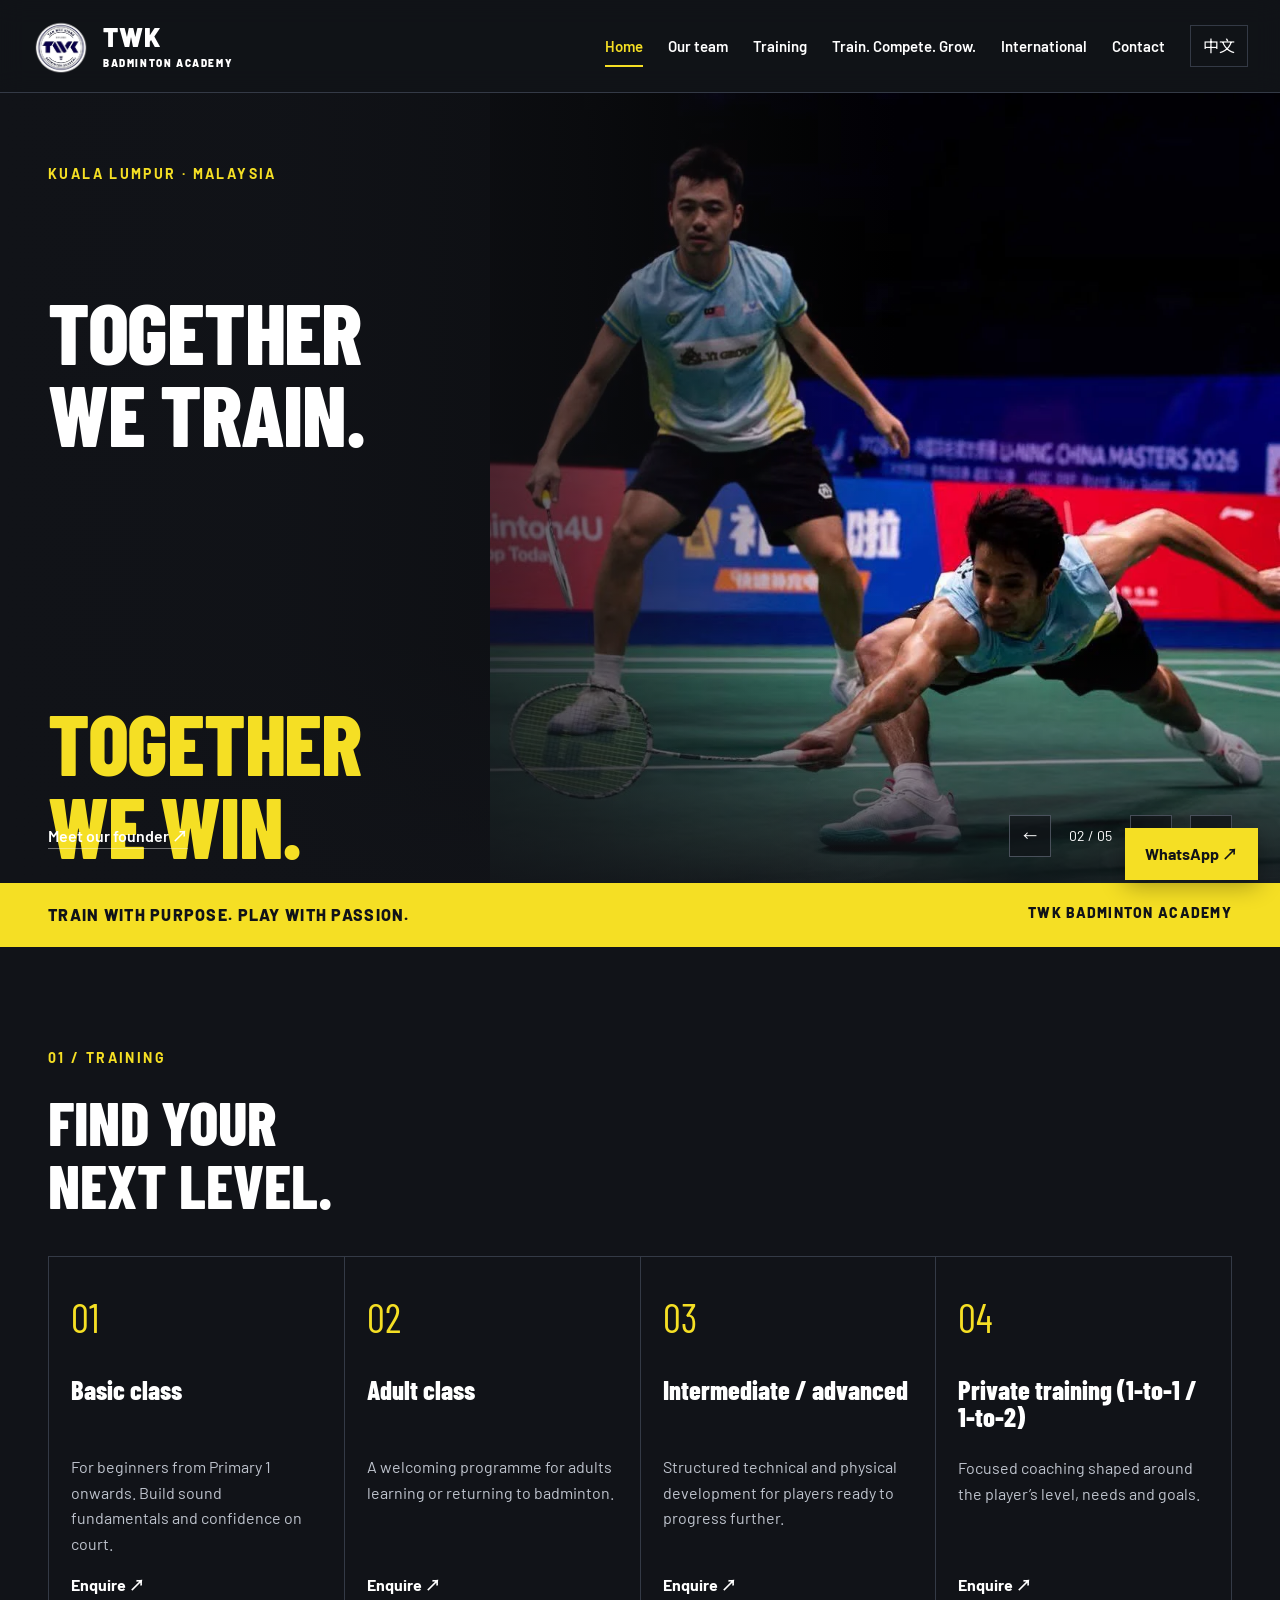
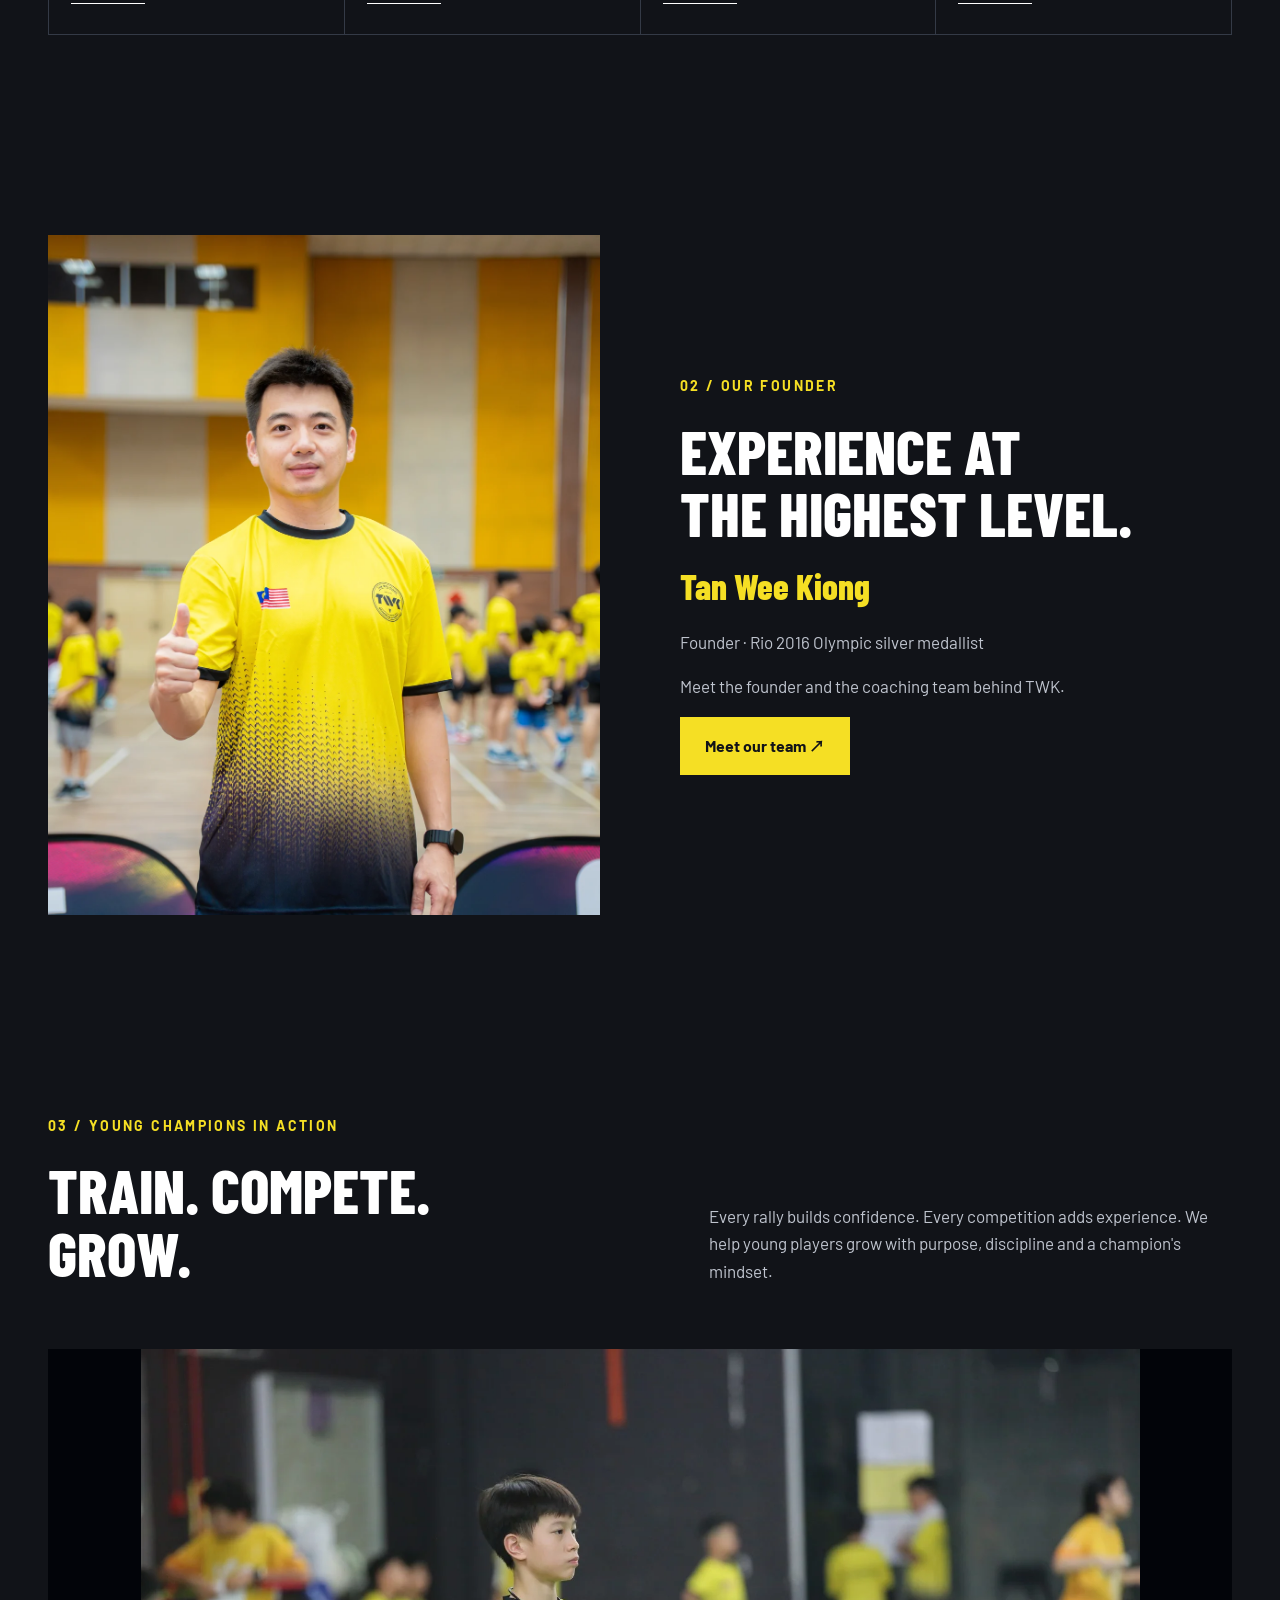
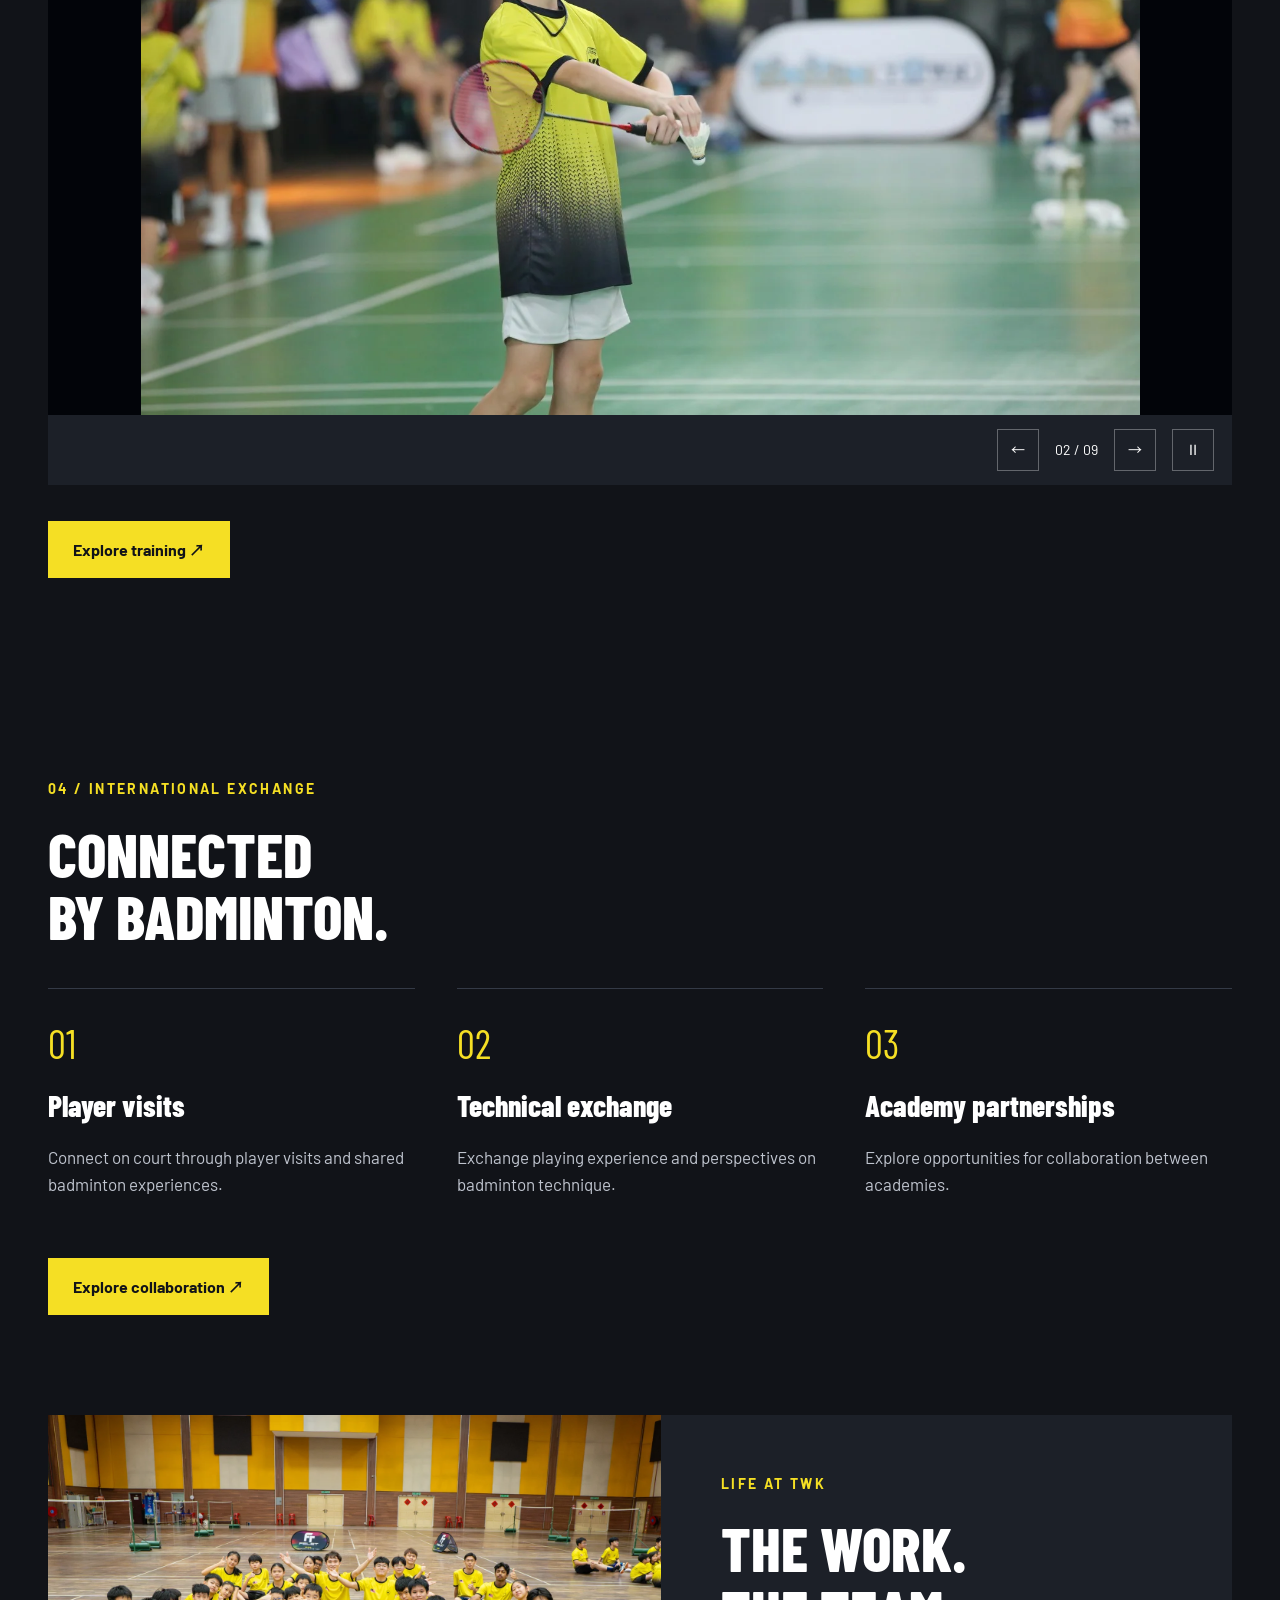
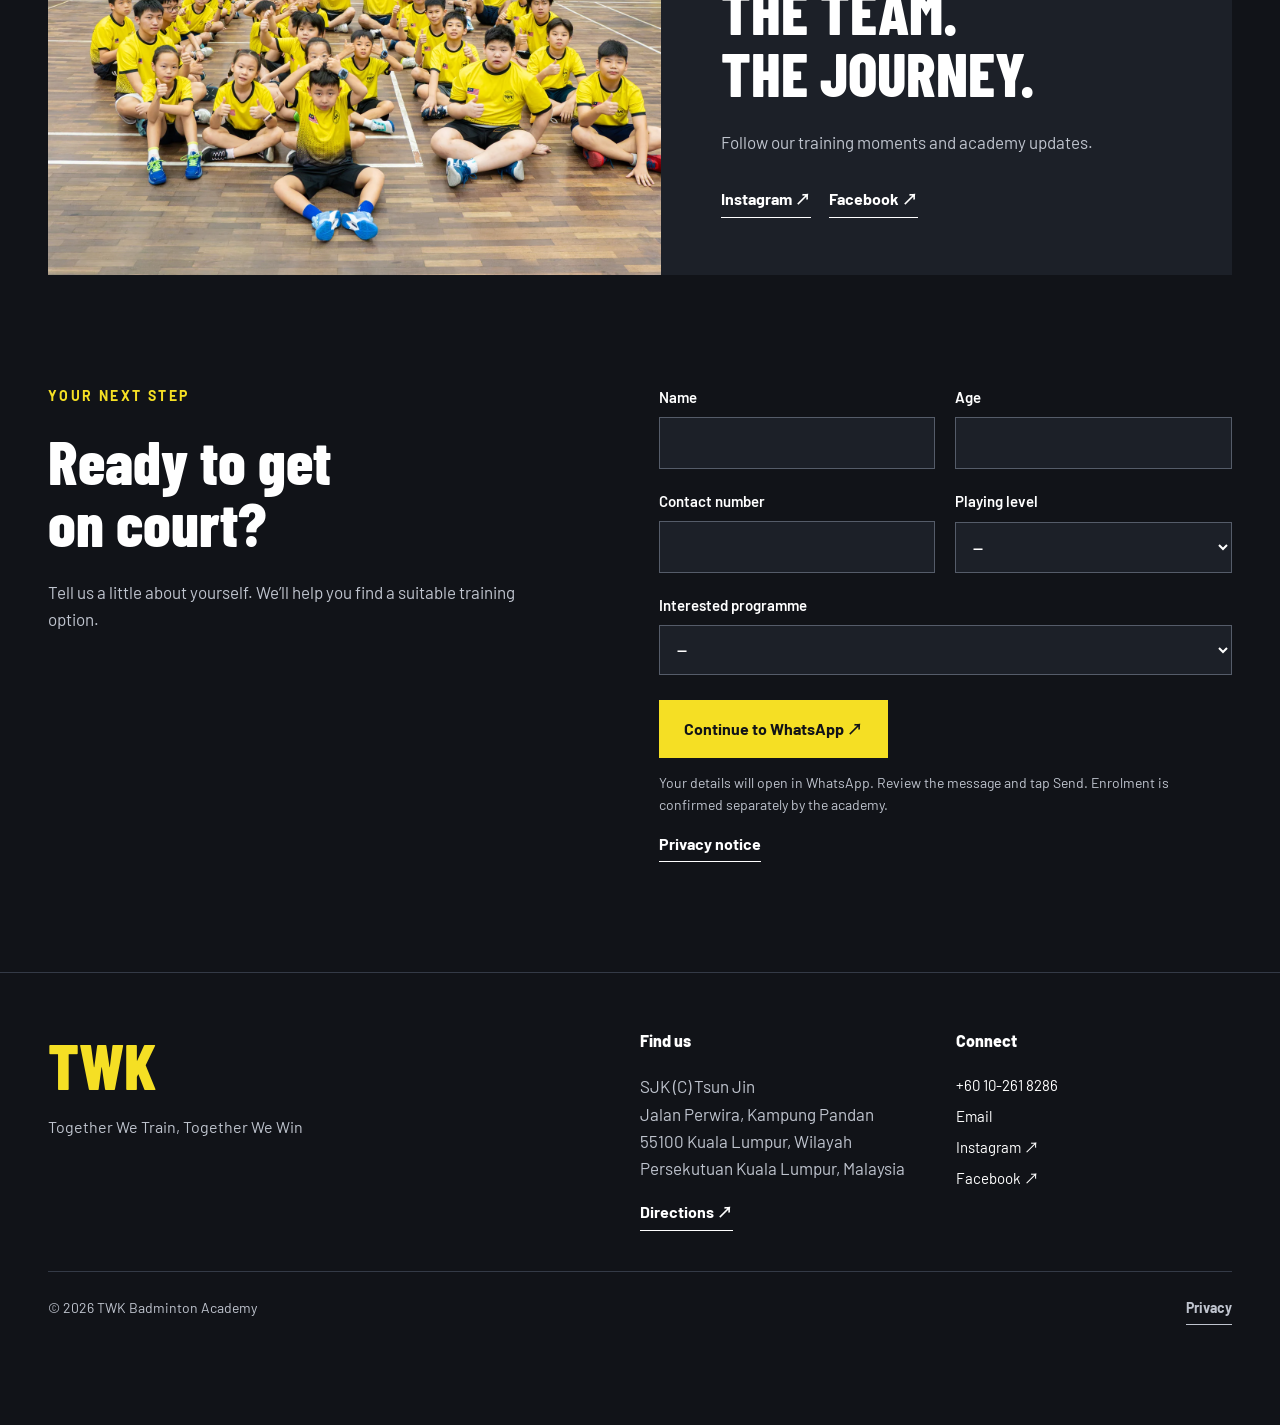
<file: index.html>
<!doctype html>
<html lang="en">
<head>
<meta charset="utf-8">
<meta name="viewport" content="width=device-width,initial-scale=1">
<meta name="description" content="TWK Badminton Academy in Kuala Lumpur. Training for children, teens and adults, player development and international badminton exchange.">
<meta name="theme-color" content="#111318">
<title>Home | TWK Badminton Academy</title>
<link rel="icon" href="logo.png">
<link rel="stylesheet" href="style.css">
<script src="app.js" defer>
</script>
</head>
<body>
<a class="skip" href="#main">Skip to content</a>
<header>
<div class="nav-wrap">
<a class="brand" href="index.html">
<img src="logo.png" alt="TWK logo">
<span>TWK<small>BADMINTON ACADEMY</small>
</span>
</a>
<nav id="main-nav" aria-label="Main navigation">
<a class="nav-link current" href="index.html">
<span class="" data-en="Home" data-zh="首页">Home</span>
</a>
<a class="nav-link" href="about.html">
<span class="" data-en="Our team" data-zh="关于与教练">Our team</span>
</a>
<a class="nav-link" href="training.html">
<span class="" data-en="Training" data-zh="训练课程">Training</span>
</a>
<a class="nav-link" href="rental.html">
<span class="" data-en="Train. Compete. Grow." data-zh="训练·比赛·成长">Train. Compete. Grow.</span>
</a>
<a class="nav-link" href="exchange.html">
<span class="" data-en="International" data-zh="国际交流">International</span>
</a>
<a class="nav-link" href="contact.html">
<span class="" data-en="Contact" data-zh="联系">Contact</span>
</a>
</nav>
<button id="language" class="lang" aria-label="Switch language">中文</button>
<button id="menu-toggle" class="menu-toggle" aria-label="Open menu" aria-expanded="false" aria-controls="main-nav">☰</button>
</div>
</header>
<main id="main">
<section class="hero">
<div class="slides">
<img class="slide active" src="hero1.webp" alt="TWK Badminton Academy players on court" loading="eager">
<img class="slide" src="hero2.webp" alt="TWK Badminton Academy players on court" loading="lazy">
<img class="slide" src="hero3.webp" alt="TWK Badminton Academy players on court" loading="lazy">
<img class="slide" src="hero4.webp" alt="TWK Badminton Academy players on court" loading="lazy">
<img class="slide" src="hero5.webp" alt="TWK Badminton Academy players on court" loading="lazy">
</div>
<div class="hero-shade">
</div>
<div class="hero-content wrap">
<span class="eyebrow">KUALA LUMPUR · MALAYSIA</span>
<h1>
<span class="" data-en="TOGETHER
WE TRAIN." data-zh="一起训练。">TOGETHER
WE TRAIN.</span>
<br>
<em>
<span class="" data-en="TOGETHER
WE WIN." data-zh="一起赢。">TOGETHER
WE WIN.</span>
</em>
</h1>
<p class="" data-en="From your first rally to your next competition. Find your game at TWK Badminton Academy." data-zh="从初次挥拍到备战比赛，在 TWK Badminton Academy 找到你的训练方向。">From your first rally to your next competition. Find your game at TWK Badminton Academy.</p>
<div class="actions">
<a class="btn" href="training.html">
<span class="" data-en="Explore training ↗" data-zh="了解训练课程 ↗">Explore training ↗</span>
</a>
<a class="btn outline" href="exchange.html">
<span class="" data-en="International exchange" data-zh="国际交流">International exchange</span>
</a>
</div>
</div>
<div class="hero-bottom wrap">
<a class="hero-rental" href="about.html">
<span class="" data-en="Meet our founder ↗" data-zh="认识创办人 ↗">Meet our founder ↗</span>
</a>
<div class="carousel-controls">
<button id="prev" aria-label="Previous photo">←</button>
<span id="slide-count">01 / 05</span>
<button id="next" aria-label="Next photo">→</button>
<button id="pause" aria-label="Pause slideshow">Ⅱ</button>
</div>
</div>
</section>
<div class="ticker">
<span class="" data-en="TRAIN WITH PURPOSE. PLAY WITH PASSION." data-zh="认真训练，热爱每一场。">TRAIN WITH PURPOSE. PLAY WITH PASSION.</span>
<span>TWK BADMINTON ACADEMY</span>
</div>
<section class="wrap section">
<div class="section-heading">
<span class="eyebrow">01 / TRAINING</span>
<h2 class="" data-en="FIND YOUR
NEXT LEVEL." data-zh="迈向下一个阶段。">FIND YOUR
NEXT LEVEL.</h2>
</div>
<div class="course-grid">
<a class="course" href="training.html#enquiry">
<span class="number">01</span>
<h3 class="" data-en="Basic class" data-zh="基础班">Basic class</h3>
<p class="" data-en="For beginners from Primary 1 onwards. Build sound fundamentals and confidence on court." data-zh="适合小学一年级起的初学者，建立正确基本功与上场信心。">For beginners from Primary 1 onwards. Build sound fundamentals and confidence on court.</p>
<span class="text-link" data-en="Enquire ↗" data-zh="咨询 ↗">Enquire ↗</span>
</a>
<a class="course" href="training.html#enquiry">
<span class="number">02</span>
<h3 class="" data-en="Adult class" data-zh="成人班">Adult class</h3>
<p class="" data-en="A welcoming programme for adults learning or returning to badminton." data-zh="适合初学或重新投入羽毛球运动的成人。">A welcoming programme for adults learning or returning to badminton.</p>
<span class="text-link" data-en="Enquire ↗" data-zh="咨询 ↗">Enquire ↗</span>
</a>
<a class="course" href="training.html#enquiry">
<span class="number">03</span>
<h3 class="" data-en="Intermediate / advanced" data-zh="中级／高级班">Intermediate / advanced</h3>
<p class="" data-en="Structured technical and physical development for players ready to progress further." data-zh="为已有基础、希望进一步提升技术与体能的学员提供系统训练。">Structured technical and physical development for players ready to progress further.</p>
<span class="text-link" data-en="Enquire ↗" data-zh="咨询 ↗">Enquire ↗</span>
</a>
<a class="course" href="training.html#enquiry">
<span class="number">04</span>
<h3 class="" data-en="Private training (1-to-1 / 1-to-2)" data-zh="私人训练（1 对 1／1 对 2）">Private training (1-to-1 / 1-to-2)</h3>
<p class="" data-en="Focused coaching shaped around the player’s level, needs and goals." data-zh="根据学员的水平、需要及目标，提供针对性私人训练。">Focused coaching shaped around the player’s level, needs and goals.</p>
<span class="text-link" data-en="Enquire ↗" data-zh="咨询 ↗">Enquire ↗</span>
</a>
</div>
</section>
<section class="founder wrap section">
<img class="" src="founder.webp" alt="Tan Wee Kiong, founder of TWK Badminton Academy" loading="lazy">
<div>
<span class="eyebrow">02 / OUR FOUNDER</span>
<h2 class="" data-en="EXPERIENCE AT
THE HIGHEST LEVEL." data-zh="来自国际赛场的经验。">EXPERIENCE AT
THE HIGHEST LEVEL.</h2>
<h3>Tan Wee Kiong</h3>
<p class="" data-en="Founder · Rio 2016 Olympic silver medallist" data-zh="创办人 · 2016 里约奥运会银牌得主">Founder · Rio 2016 Olympic silver medallist</p>
<p class="" data-en="Meet the founder and the coaching team behind TWK." data-zh="认识 TWK 创办人及教练团队。">Meet the founder and the coaching team behind TWK.</p>
<a class="btn" href="about.html">
<span class="" data-en="Meet our team ↗" data-zh="认识团队 ↗">Meet our team ↗</span>
</a>
</div>
</section>
<section class="player-journey wrap section">
<div class="section-heading player-heading">
<div>
<span class="eyebrow">03 / YOUNG CHAMPIONS IN ACTION</span>
<h2 class="" data-en="TRAIN. COMPETE.
GROW." data-zh="训练、比赛、成长。">TRAIN. COMPETE.
GROW.</h2>
</div>
<p class="" data-en="Every rally builds confidence. Every competition adds experience. We help young players grow with purpose, discipline and a champion's mindset." data-zh="每一次挥拍都在建立信心，每一场比赛都在累积经验。我们以目标、纪律与冠军心态，陪伴年轻球员成长。">Every rally builds confidence. Every competition adds experience. We help young players grow with purpose, discipline and a champion's mindset.</p>
</div>
<div class="player-carousel" aria-label="TWK students training and competing">
<div class="player-slides">
<img class="player-slide active" src="hero6.webp" alt="TWK student preparing to receive a shot" loading="lazy">
<img class="player-slide" src="hero7.webp" alt="TWK student on the badminton court" loading="lazy">
<img class="player-slide" src="hero8.webp" alt="Young badminton player focused during a match" loading="lazy">
<img class="player-slide" src="hero9.webp" alt="Young player celebrating on court" loading="lazy">
<img class="player-slide" src="hero10.webp" alt="Junior badminton player reaching for a shot" loading="lazy">
<img class="player-slide" src="hero11.webp" alt="TWK student tracking the shuttle" loading="lazy">
<img class="player-slide" src="hero12.webp" alt="Young badminton player jumping for an overhead shot" loading="lazy">
<img class="player-slide" src="hero13.webp" alt="TWK student with a coach on court" loading="lazy">
<img class="player-slide" src="hero14.webp" alt="TWK student competing at the net" loading="lazy">
</div>
<div class="player-carousel-controls">
<button id="player-prev" type="button" aria-label="Previous student photo">←</button>
<span id="player-slide-count">01 / 09</span>
<button id="player-next" type="button" aria-label="Next student photo">→</button>
<button id="player-pause" type="button" aria-label="Pause student slideshow">Ⅱ</button>
</div>
</div>
<a class="btn" href="training.html">
<span data-en="Explore training ↗" data-zh="了解训练课程 ↗">Explore training ↗</span>
</a>
</section>
<section class="wrap section">
<div class="section-heading">
<span class="eyebrow">04 / INTERNATIONAL EXCHANGE</span>
<h2 class="" data-en="CONNECTED
BY BADMINTON." data-zh="以羽毛球连接彼此。">CONNECTED
BY BADMINTON.</h2>
</div>
<div class="exchange-grid">
<article>
<span class="number">01</span>
<h3 class="" data-en="Player visits" data-zh="球员互访">Player visits</h3>
<p class="" data-en="Connect on court through player visits and shared badminton experiences." data-zh="通过球员到访与互访，在球场上建立联系。">Connect on court through player visits and shared badminton experiences.</p>
</article>
<article>
<span class="number">02</span>
<h3 class="" data-en="Technical exchange" data-zh="球员技术交流">Technical exchange</h3>
<p class="" data-en="Exchange playing experience and perspectives on badminton technique." data-zh="交流打球经验与技术心得，拓展对羽毛球的理解。">Exchange playing experience and perspectives on badminton technique.</p>
</article>
<article>
<span class="number">03</span>
<h3 class="" data-en="Academy partnerships" data-zh="Academy 合作">Academy partnerships</h3>
<p class="" data-en="Explore opportunities for collaboration between academies." data-zh="探讨 Academy 之间的交流与合作机会。">Explore opportunities for collaboration between academies.</p>
</article>
</div>
<a class="btn" href="exchange.html">
<span class="" data-en="Explore collaboration ↗" data-zh="了解交流合作 ↗">Explore collaboration ↗</span>
</a>
</section>
<section class="social wrap">
<img class="" src="team.webp" alt="TWK academy team and players" loading="lazy">
<div>
<span class="eyebrow">LIFE AT TWK</span>
<h2 class="" data-en="THE WORK.
THE TEAM.
THE JOURNEY." data-zh="训练，团队，
成长之路。">THE WORK.
THE TEAM.
THE JOURNEY.</h2>
<p class="" data-en="Follow our training moments and academy updates." data-zh="关注训练日常与 Academy 最新动态。">Follow our training moments and academy updates.</p>
<div class="actions">
<a class="text-link" href="https://www.instagram.com/tanweekiongbadmintonacademy/" target="_blank" rel="noopener noreferrer">
<span class="" data-en="Instagram ↗" data-zh="Instagram ↗">Instagram ↗</span>
</a>
<a class="text-link" href="https://www.facebook.com/profile.php?id=100083049833303" target="_blank" rel="noopener noreferrer">
<span class="" data-en="Facebook ↗" data-zh="Facebook ↗">Facebook ↗</span>
</a>
</div>
</div>
</section>
<section id="enquiry" class="enquiry wrap">
<div>
<span class="eyebrow">YOUR NEXT STEP</span>
<h2 class="" data-en="Ready to get
on court?" data-zh="准备好上场了吗？">Ready to get
on court?</h2>
<p class="" data-en="Tell us a little about yourself. We’ll help you find a suitable training option." data-zh="告诉我们你的情况，我们会协助你了解适合的训练选择。">Tell us a little about yourself. We’ll help you find a suitable training option.</p>
</div>
<form id="enquiry-form">
<div class="form-grid">
<label>
<span class="" data-en="Name" data-zh="姓名">Name</span>
<input name="name" type="text" required maxlength="100"  autocomplete="name">
</label>
<label>
<span class="" data-en="Age" data-zh="年龄">Age</span>
<input name="age" type="number" required maxlength="100" min="1" max="100">
</label>
<label>
<span class="" data-en="Contact number" data-zh="联系电话">Contact number</span>
<input name="phone" type="tel" required maxlength="100"  autocomplete="tel">
</label>
<label>
<span class="" data-en="Playing level" data-zh="羽毛球水平">Playing level</span>
<select name="level" required>
<option value="">—</option>
<option value="Beginner" data-en="Beginner" data-zh="初学者">Beginner</option>
<option value="Some experience" data-en="Some experience" data-zh="已有基础">Some experience</option>
<option value="Competitive player" data-en="Competitive player" data-zh="比赛球员">Competitive player</option>
</select>
</label>
<label class="full">
<span class="" data-en="Interested programme" data-zh="意向课程">Interested programme</span>
<select name="course" required>
<option value="">—</option>
<option value="Basic class" data-en="Basic class" data-zh="基础班">Basic class</option>
<option value="Adult class" data-en="Adult class" data-zh="成人班">Adult class</option>
<option value="Intermediate / advanced" data-en="Intermediate / advanced" data-zh="中级／高级班">Intermediate / advanced</option>
<option value="Private training (1-to-1 / 1-to-2)" data-en="Private training (1-to-1 / 1-to-2)" data-zh="私人训练（1 对 1／1 对 2）">Private training (1-to-1 / 1-to-2)</option>
</select>
</label>
</div>
<button class="btn" type="submit">
<span class="" data-en="Continue to WhatsApp ↗" data-zh="前往 WhatsApp ↗">Continue to WhatsApp ↗</span>
</button>
<p class="small" data-en="Your details will open in WhatsApp. Review the message and tap Send. Enrolment is confirmed separately by the academy." data-zh="资料会带入 WhatsApp，请检查并点击发送。报名安排由 Academy 另行确认。">Your details will open in WhatsApp. Review the message and tap Send. Enrolment is confirmed separately by the academy.</p>
<a class="text-link" href="privacy.html">
<span class="" data-en="Privacy notice" data-zh="隐私说明">Privacy notice</span>
</a>
</form>
</section>
</main>
<footer>
<div class="wrap footer-grid">
<div class="footer-brand">TWK<p class="" data-en="Together We Train, Together We Win" data-zh="一起训练，一起赢">Together We Train, Together We Win</p>
</div>
<div>
<h3 class="" data-en="Find us" data-zh="找到我们">Find us</h3>
<p>SJK (C) Tsun Jin<br>Jalan Perwira, Kampung Pandan<br>55100 Kuala Lumpur, Wilayah Persekutuan Kuala Lumpur, Malaysia</p>
<a class="text-link" href="https://maps.app.goo.gl/oto1CBTmUbK7EyiP8" target="_blank" rel="noopener noreferrer">
<span class="" data-en="Directions ↗" data-zh="地图导航 ↗">Directions ↗</span>
</a>
</div>
<div>
<h3 class="" data-en="Connect" data-zh="联系">Connect</h3>
<a class="footer-link" href="https://wa.me/60102618286" target="_blank" rel="noopener noreferrer">
<span class="" data-en="+60 10-261 8286" data-zh="+60 10-261 8286">+60 10-261 8286</span>
</a>
<a class="footer-link" href="mailto:tanweekiongba@gmail.com">
<span class="" data-en="Email" data-zh="电子邮件">Email</span>
</a>
<a class="footer-link" href="https://www.instagram.com/tanweekiongbadmintonacademy/" target="_blank" rel="noopener noreferrer">
<span class="" data-en="Instagram ↗" data-zh="Instagram ↗">Instagram ↗</span>
</a>
<a class="footer-link" href="https://www.facebook.com/profile.php?id=100083049833303" target="_blank" rel="noopener noreferrer">
<span class="" data-en="Facebook ↗" data-zh="Facebook ↗">Facebook ↗</span>
</a>
</div>
</div>
<div class="wrap footer-bottom">
<span>© 2026 TWK Badminton Academy</span>
<a class="text-link" href="privacy.html">
<span class="" data-en="Privacy" data-zh="隐私说明">Privacy</span>
</a>
</div>
</footer>
<a class="floating-wa" href="https://wa.me/60102618286" target="_blank" rel="noopener noreferrer">
<span class="" data-en="WhatsApp ↗" data-zh="WhatsApp 咨询 ↗">WhatsApp ↗</span>
</a>
</body>
</html>
</file>
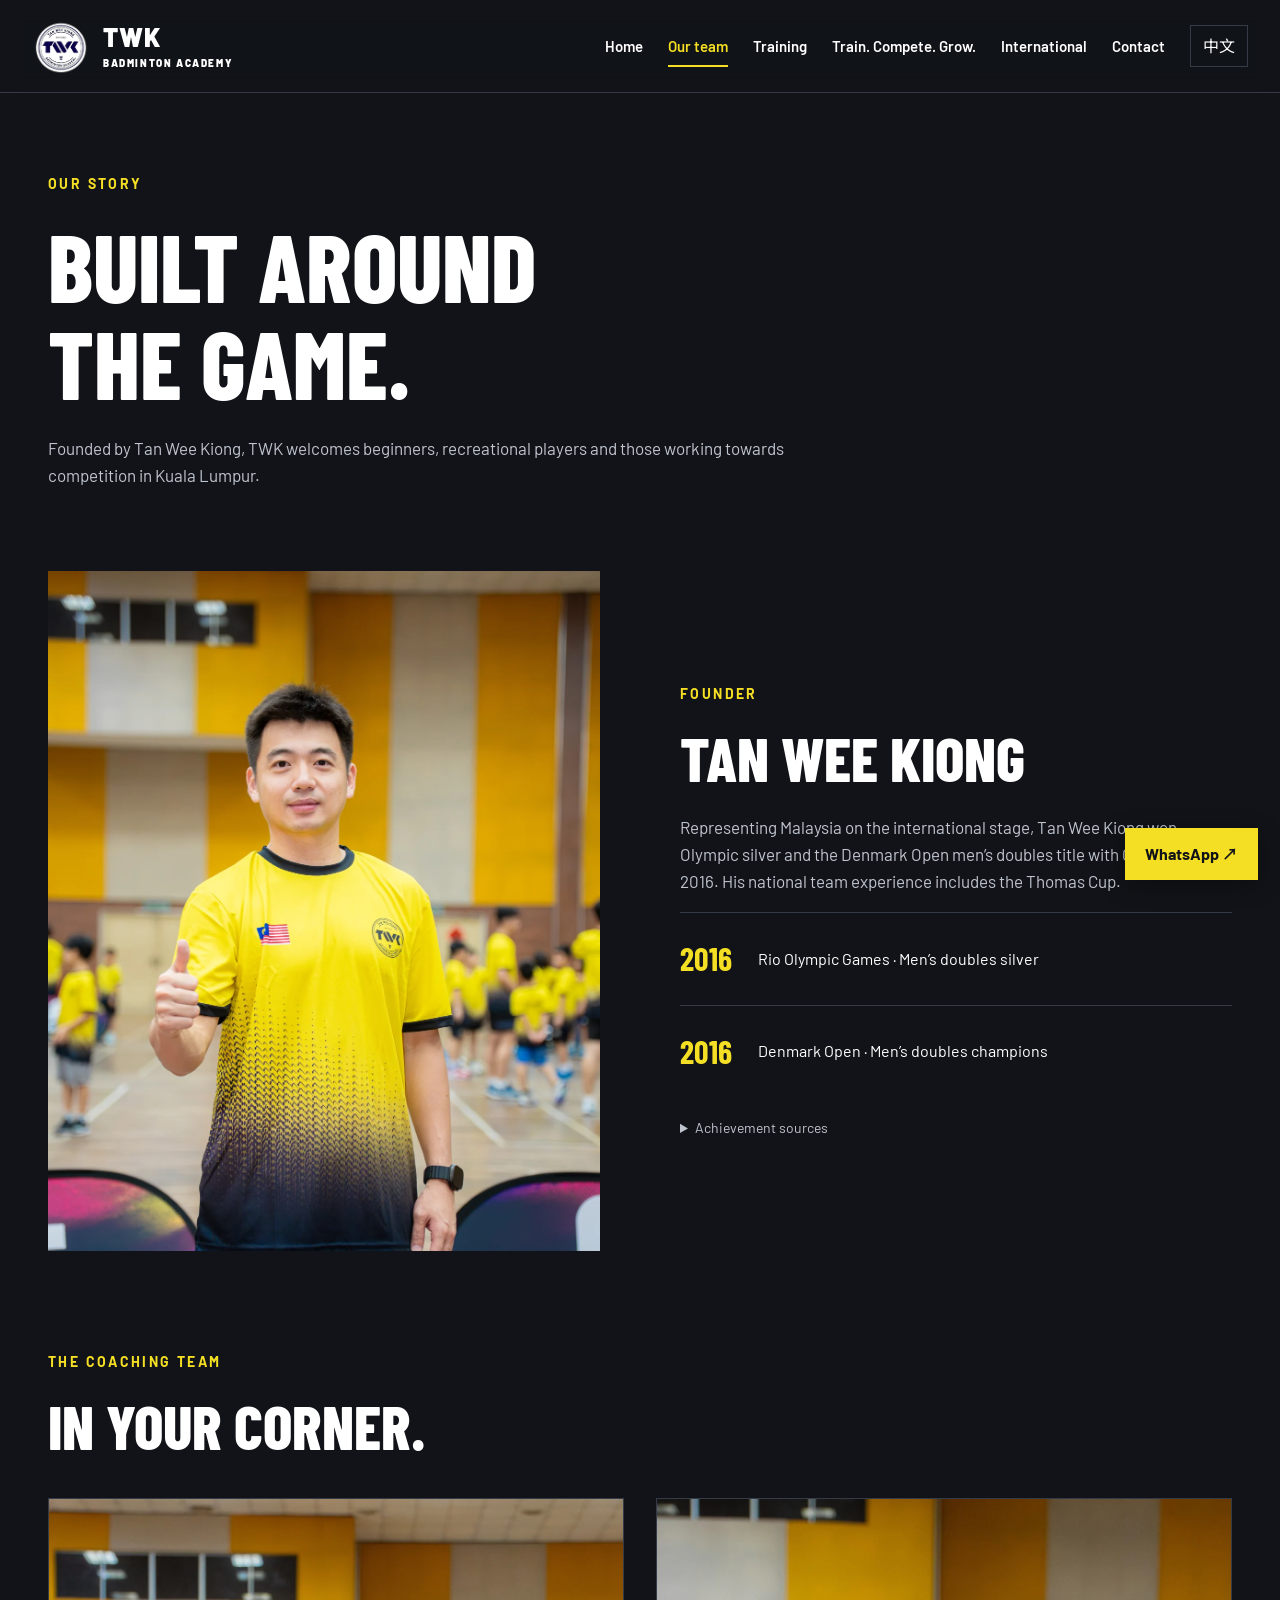
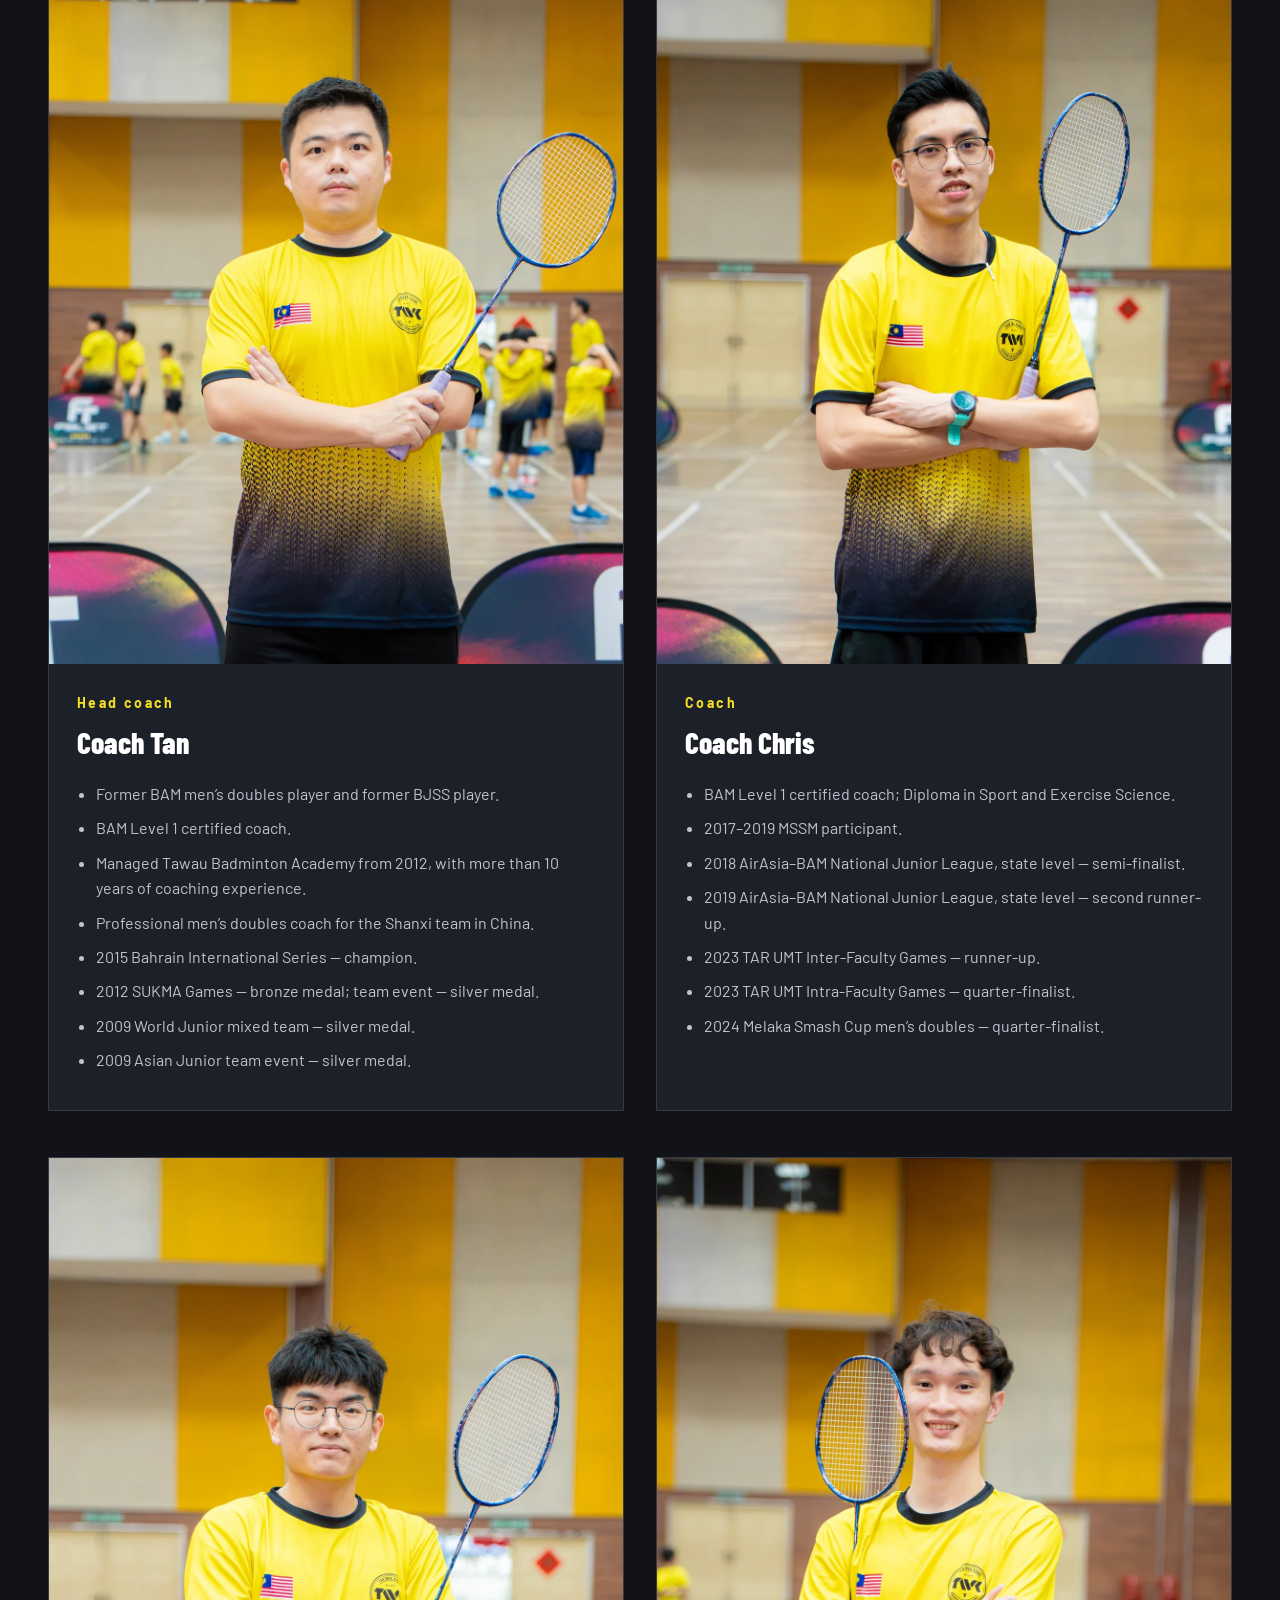
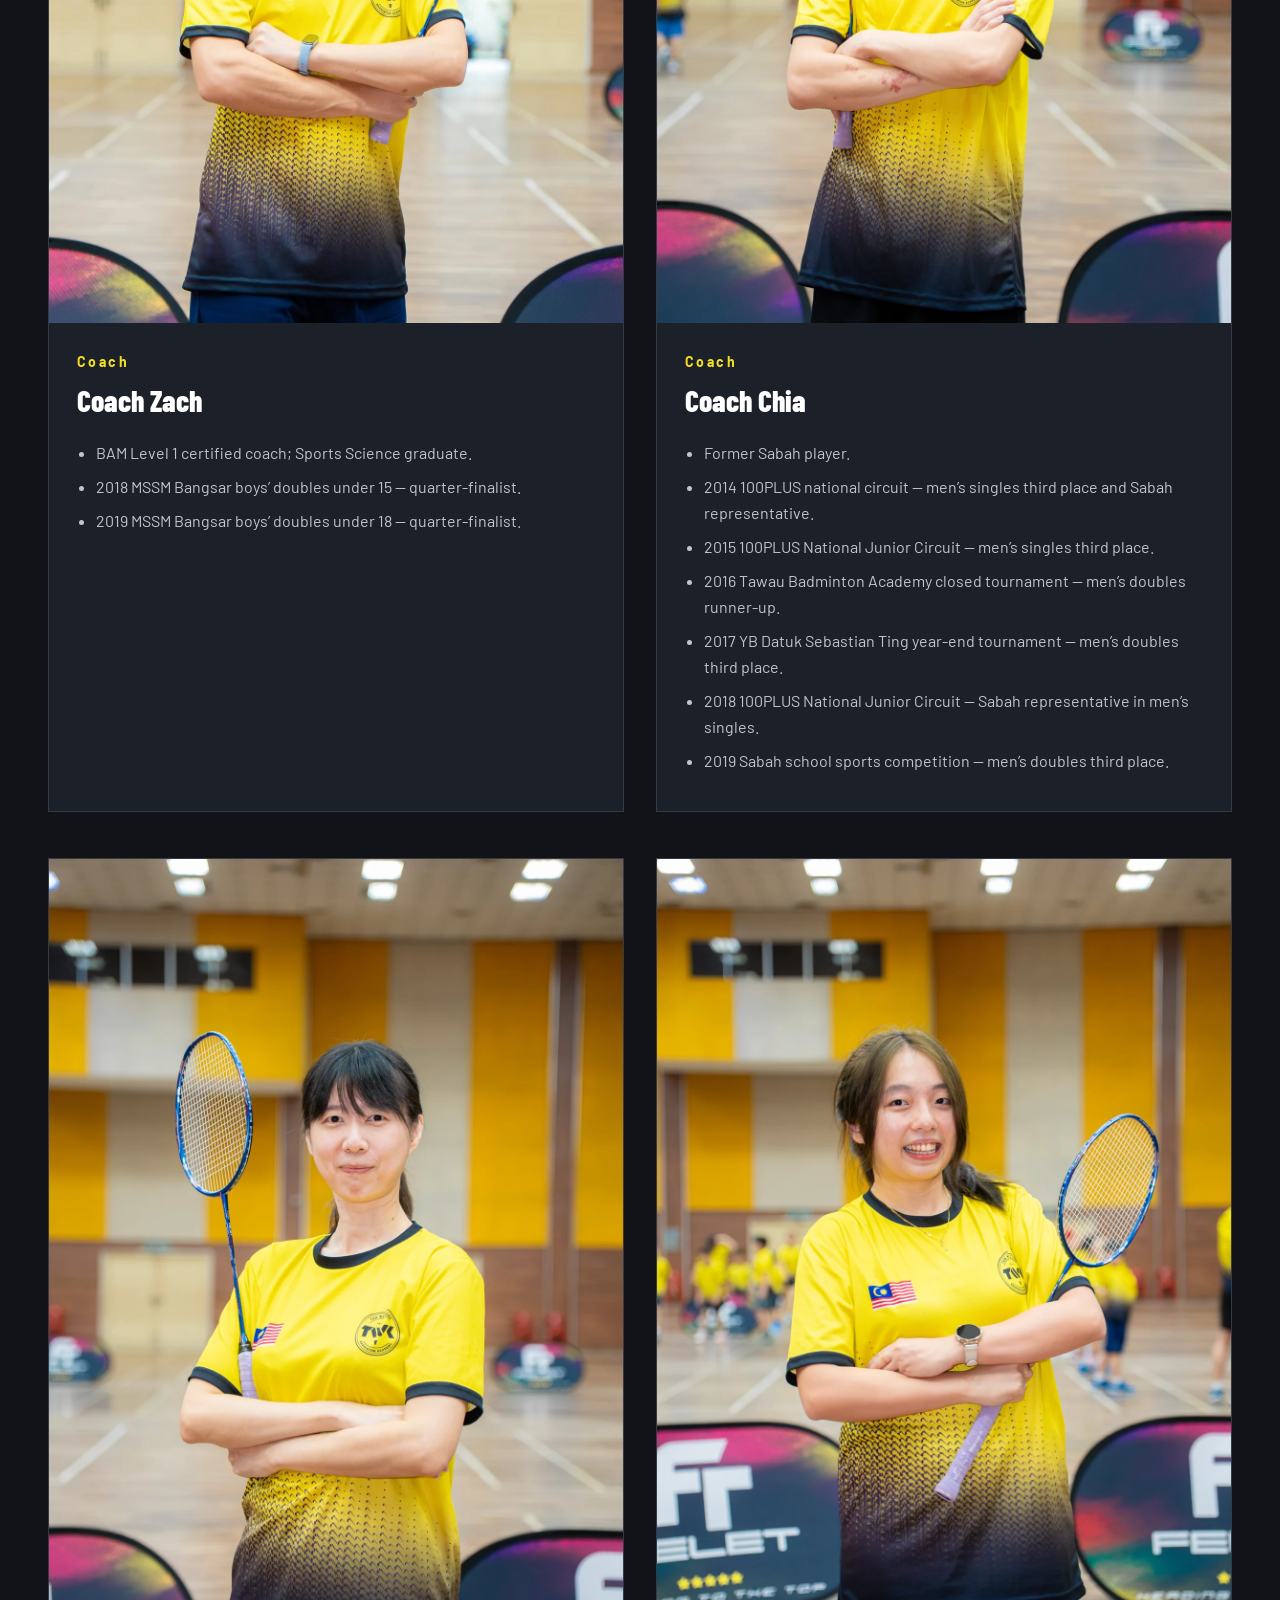
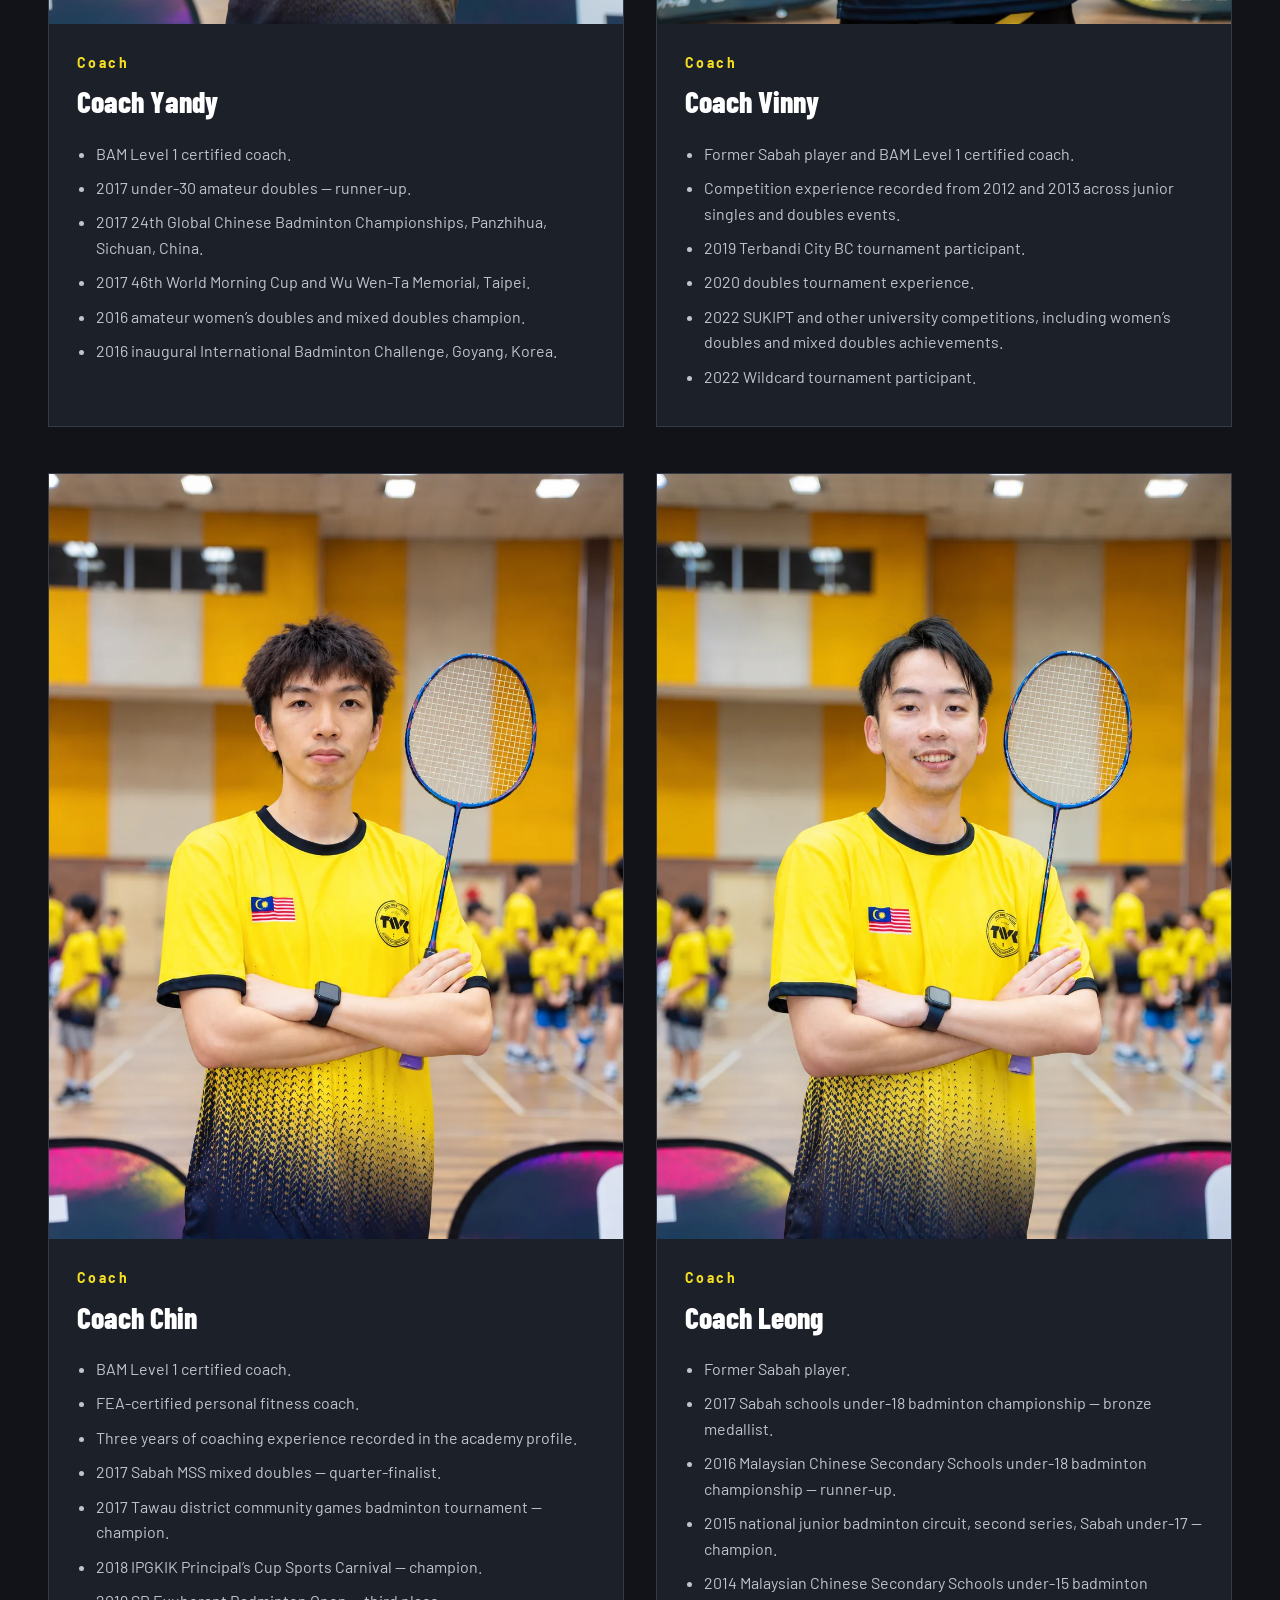
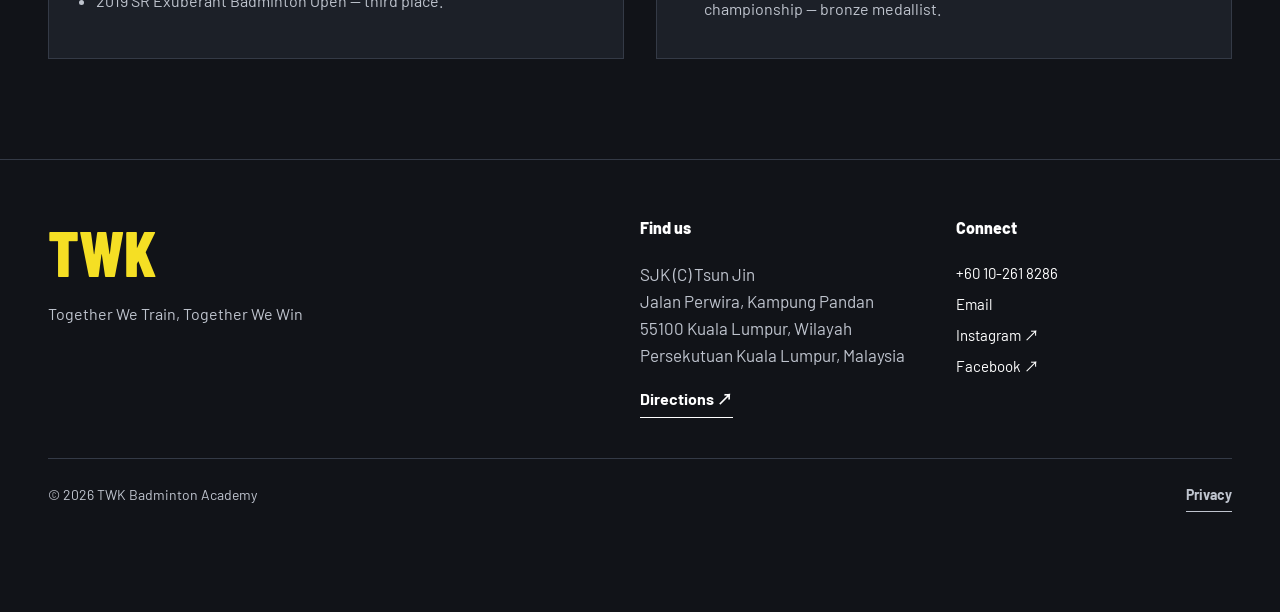
<file: about.html>
<!doctype html>
<html lang="en">
<head>
<meta charset="utf-8">
<meta name="viewport" content="width=device-width,initial-scale=1">
<meta name="description" content="TWK Badminton Academy in Kuala Lumpur. Training for children, teens and adults, court rental and international badminton exchange.">
<meta name="theme-color" content="#111318">
<title>Our team | TWK Badminton Academy</title>
<link rel="icon" href="logo.png">
<link rel="stylesheet" href="style.css">
<script src="app.js" defer>
</script>
</head>
<body>
<a class="skip" href="#main">Skip to content</a>
<header>
<div class="nav-wrap">
<a class="brand" href="index.html">
<img src="logo.png" alt="TWK logo">
<span>TWK<small>BADMINTON ACADEMY</small>
</span>
</a>
<nav id="main-nav" aria-label="Main navigation">
<a class="nav-link" href="index.html">
<span class="" data-en="Home" data-zh="首页">Home</span>
</a>
<a class="nav-link current" href="about.html">
<span class="" data-en="Our team" data-zh="关于与教练">Our team</span>
</a>
<a class="nav-link" href="training.html">
<span class="" data-en="Training" data-zh="训练课程">Training</span>
</a>
<a class="nav-link" href="rental.html">
<span class="" data-en="Train. Compete. Grow." data-zh="训练·比赛·成长">Train. Compete. Grow.</span>
</a>
<a class="nav-link" href="exchange.html">
<span class="" data-en="International" data-zh="国际交流">International</span>
</a>
<a class="nav-link" href="contact.html">
<span class="" data-en="Contact" data-zh="联系">Contact</span>
</a>
</nav>
<button id="language" class="lang" aria-label="Switch language">中文</button>
<button id="menu-toggle" class="menu-toggle" aria-label="Open menu" aria-expanded="false" aria-controls="main-nav">☰</button>
</div>
</header>
<main id="main">
<section class="page-intro wrap">
<span class="eyebrow">OUR STORY</span>
<h1 class="" data-en="BUILT AROUND
THE GAME." data-zh="因热爱而聚。">BUILT AROUND
THE GAME.</h1>
<p class="" data-en="Founded by Tan Wee Kiong, TWK welcomes beginners, recreational players and those working towards competition in Kuala Lumpur." data-zh="由 Tan Wee Kiong 创办，TWK 在吉隆坡欢迎初学者、兴趣爱好者及希望参加比赛的球员。">Founded by Tan Wee Kiong, TWK welcomes beginners, recreational players and those working towards competition in Kuala Lumpur.</p>
</section>
<section class="founder wrap">
<img class="" src="founder.webp" alt="Tan Wee Kiong, academy founder" loading="lazy">
<div>
<span class="eyebrow">
<span class="" data-en="FOUNDER" data-zh="创办人">FOUNDER</span>
</span>
<h2>TAN WEE KIONG</h2>
<p class="" data-en="Representing Malaysia on the international stage, Tan Wee Kiong won Olympic silver and the Denmark Open men’s doubles title with Goh V Shem in 2016. His national team experience includes the Thomas Cup." data-zh="Tan Wee Kiong 曾代表马来西亚征战国际赛场，与 Goh V Shem 搭档赢得 2016 年奥运会男双银牌及丹麦公开赛男双冠军，也曾代表马来西亚参加汤姆斯杯。">Representing Malaysia on the international stage, Tan Wee Kiong won Olympic silver and the Denmark Open men’s doubles title with Goh V Shem in 2016. His national team experience includes the Thomas Cup.</p>
<div class="achievement">
<strong>2016</strong>
<span class="" data-en="Rio Olympic Games · Men’s doubles silver" data-zh="里约奥运会 · 男双银牌">Rio Olympic Games · Men’s doubles silver</span>
</div>
<div class="achievement">
<strong>2016</strong>
<span class="" data-en="Denmark Open · Men’s doubles champions" data-zh="丹麦公开赛 · 男双冠军">Denmark Open · Men’s doubles champions</span>
</div>
<details>
<summary>
<span class="" data-en="Achievement sources" data-zh="成绩资料来源">Achievement sources</span>
</summary>
<p>
<a href="https://olympics.com.my/olympic-games-old/">Olympic Council of Malaysia</a> · <a href="https://denmarkopen.dk/tournament/past-winners/">Denmark Open</a> · <a href="https://system.bwfbadminton.com/uploads/2016/05/05/Thomas%20Cup%20%202016%20-%20Team%20List%20by%20Country%20-%20Alphabetical.pdf">BWF Thomas Cup team list</a>
</p>
</details>
</div>
</section>
<section class="wrap section">
<div class="section-heading">
<span class="eyebrow">THE COACHING TEAM</span>
<h2 class="" data-en="IN YOUR CORNER." data-zh="陪你训练，一起进步。">IN YOUR CORNER.</h2>
</div>
<div class="coach-grid">
<article>
<img class="" src="tat.webp" alt="Coach Tan" loading="lazy">
<div>
<span class="eyebrow">
<span class="" data-en="Head coach" data-zh="主教练">Head coach</span>
</span>
<h3 class="" data-en="Coach Tan" data-zh="陈蔚德教练">Coach Tan</h3>
<ul class="coach-facts">
<li>
<span class="" data-en="Former BAM men’s doubles player and former BJSS player." data-zh="前马来西亚国家队男双球员及前 BJSS 球员。">Former BAM men’s doubles player and former BJSS player.</span>
</li>
<li>
<span class="" data-en="BAM Level 1 certified coach." data-zh="大马羽毛球协会认证一级教练。">BAM Level 1 certified coach.</span>
</li>
<li>
<span class="" data-en="Managed Tawau Badminton Academy from 2012, with more than 10 years of coaching experience." data-zh="自 2012 年起管理斗湖羽毛球学院，拥有超过 10 年执教经验。">Managed Tawau Badminton Academy from 2012, with more than 10 years of coaching experience.</span>
</li>
<li>
<span class="" data-en="Professional men’s doubles coach for the Shanxi team in China." data-zh="曾任中国山西队专业男双教练。">Professional men’s doubles coach for the Shanxi team in China.</span>
</li>
<li>
<span class="" data-en="2015 Bahrain International Series — champion." data-zh="2015 Bahrain International Series 冠军。">2015 Bahrain International Series — champion.</span>
</li>
<li>
<span class="" data-en="2012 SUKMA Games — bronze medal; team event — silver medal." data-zh="2012 SUKMA Games 铜牌；团体赛银牌。">2012 SUKMA Games — bronze medal; team event — silver medal.</span>
</li>
<li>
<span class="" data-en="2009 World Junior mixed team — silver medal." data-zh="2009 世界青年混合团体赛银牌。">2009 World Junior mixed team — silver medal.</span>
</li>
<li>
<span class="" data-en="2009 Asian Junior team event — silver medal." data-zh="2009 亚洲青年团体赛银牌。">2009 Asian Junior team event — silver medal.</span>
</li>
</ul>
</div>
</article>
<article>
<img class="" src="chris.webp" alt="Coach Chris" loading="lazy">
<div>
<span class="eyebrow">
<span class="" data-en="Coach" data-zh="教练">Coach</span>
</span>
<h3 class="" data-en="Coach Chris" data-zh="Chris 教练">Coach Chris</h3>
<ul class="coach-facts">
<li>
<span class="" data-en="BAM Level 1 certified coach; Diploma in Sport and Exercise Science." data-zh="大马羽毛球协会认证一级教练；运动与锻炼科学文凭。">BAM Level 1 certified coach; Diploma in Sport and Exercise Science.</span>
</li>
<li>
<span class="" data-en="2017–2019 MSSM participant." data-zh="2017–2019 MSSM 参赛者。">2017–2019 MSSM participant.</span>
</li>
<li>
<span class="" data-en="2018 AirAsia–BAM National Junior League, state level — semi-finalist." data-zh="2018 AirAsia–BAM 全国青少年联赛州级半决赛。">2018 AirAsia–BAM National Junior League, state level — semi-finalist.</span>
</li>
<li>
<span class="" data-en="2019 AirAsia–BAM National Junior League, state level — second runner-up." data-zh="2019 AirAsia–BAM 全国青少年联赛州级季军。">2019 AirAsia–BAM National Junior League, state level — second runner-up.</span>
</li>
<li>
<span class="" data-en="2023 TAR UMT Inter-Faculty Games — runner-up." data-zh="2023 TAR UMT 跨院系比赛亚军。">2023 TAR UMT Inter-Faculty Games — runner-up.</span>
</li>
<li>
<span class="" data-en="2023 TAR UMT Intra-Faculty Games — quarter-finalist." data-zh="2023 TAR UMT 院系内部比赛八强。">2023 TAR UMT Intra-Faculty Games — quarter-finalist.</span>
</li>
<li>
<span class="" data-en="2024 Melaka Smash Cup men’s doubles — quarter-finalist." data-zh="2024 Melaka Smash Cup 男双八强。">2024 Melaka Smash Cup men’s doubles — quarter-finalist.</span>
</li>
</ul>
</div>
</article>
<article>
<img class="" src="zach.webp" alt="Coach Zach" loading="lazy">
<div>
<span class="eyebrow">
<span class="" data-en="Coach" data-zh="教练">Coach</span>
</span>
<h3 class="" data-en="Coach Zach" data-zh="Zach 教练">Coach Zach</h3>
<ul class="coach-facts">
<li>
<span class="" data-en="BAM Level 1 certified coach; Sports Science graduate." data-zh="大马羽毛球协会认证一级教练；运动科学系毕业。">BAM Level 1 certified coach; Sports Science graduate.</span>
</li>
<li>
<span class="" data-en="2018 MSSM Bangsar boys’ doubles under 15 — quarter-finalist." data-zh="2018 MSSM Bangsar 男子 15 岁以下双打八强。">2018 MSSM Bangsar boys’ doubles under 15 — quarter-finalist.</span>
</li>
<li>
<span class="" data-en="2019 MSSM Bangsar boys’ doubles under 18 — quarter-finalist." data-zh="2019 MSSM Bangsar 男子 18 岁以下双打八强。">2019 MSSM Bangsar boys’ doubles under 18 — quarter-finalist.</span>
</li>
</ul>
</div>
</article>
<article>
<img class="" src="xie.webp" alt="Coach Chia" loading="lazy">
<div>
<span class="eyebrow">
<span class="" data-en="Coach" data-zh="教练">Coach</span>
</span>
<h3 class="" data-en="Coach Chia" data-zh="谢教练">Coach Chia</h3>
<ul class="coach-facts">
<li>
<span class="" data-en="Former Sabah player." data-zh="前沙巴州球员。">Former Sabah player.</span>
</li>
<li>
<span class="" data-en="2014 100PLUS national circuit — men’s singles third place and Sabah representative." data-zh="2014 100PLUS 全国赛区男子单打季军及沙巴代表。">2014 100PLUS national circuit — men’s singles third place and Sabah representative.</span>
</li>
<li>
<span class="" data-en="2015 100PLUS National Junior Circuit — men’s singles third place." data-zh="2015 100PLUS 全国青少年赛区男子单打季军。">2015 100PLUS National Junior Circuit — men’s singles third place.</span>
</li>
<li>
<span class="" data-en="2016 Tawau Badminton Academy closed tournament — men’s doubles runner-up." data-zh="2016 斗湖羽毛球学院封闭赛男双亚军。">2016 Tawau Badminton Academy closed tournament — men’s doubles runner-up.</span>
</li>
<li>
<span class="" data-en="2017 YB Datuk Sebastian Ting year-end tournament — men’s doubles third place." data-zh="2017 YB Datuk Sebastian Ting 年终赛男双季军。">2017 YB Datuk Sebastian Ting year-end tournament — men’s doubles third place.</span>
</li>
<li>
<span class="" data-en="2018 100PLUS National Junior Circuit — Sabah representative in men’s singles." data-zh="2018 100PLUS 全国青少年赛区男子单打沙巴代表。">2018 100PLUS National Junior Circuit — Sabah representative in men’s singles.</span>
</li>
<li>
<span class="" data-en="2019 Sabah school sports competition — men’s doubles third place." data-zh="2019 沙巴州中学体育比赛男双季军。">2019 Sabah school sports competition — men’s doubles third place.</span>
</li>
</ul>
</div>
</article>
<article>
<img class="" src="wu.webp" alt="Coach Yandy" loading="lazy">
<div>
<span class="eyebrow">
<span class="" data-en="Coach" data-zh="教练">Coach</span>
</span>
<h3 class="" data-en="Coach Yandy" data-zh="吴教练">Coach Yandy</h3>
<ul class="coach-facts">
<li>
<span class="" data-en="BAM Level 1 certified coach." data-zh="大马羽毛球协会认证一级教练。">BAM Level 1 certified coach.</span>
</li>
<li>
<span class="" data-en="2017 under-30 amateur doubles — runner-up." data-zh="2017 U30 业余双打亚军。">2017 under-30 amateur doubles — runner-up.</span>
</li>
<li>
<span class="" data-en="2017 24th Global Chinese Badminton Championships, Panzhihua, Sichuan, China." data-zh="2017 第 24 届全球华人羽毛球锦标赛（中国四川攀枝花）。">2017 24th Global Chinese Badminton Championships, Panzhihua, Sichuan, China.</span>
</li>
<li>
<span class="" data-en="2017 46th World Morning Cup and Wu Wen-Ta Memorial, Taipei." data-zh="2017 第 46 届世界晨曦杯暨吴文达纪念赛（台北）。">2017 46th World Morning Cup and Wu Wen-Ta Memorial, Taipei.</span>
</li>
<li>
<span class="" data-en="2016 amateur women’s doubles and mixed doubles champion." data-zh="2016 业余女双及混双冠军。">2016 amateur women’s doubles and mixed doubles champion.</span>
</li>
<li>
<span class="" data-en="2016 inaugural International Badminton Challenge, Goyang, Korea." data-zh="2016 首届挑战国际羽毛球赛事（韩国高阳）。">2016 inaugural International Badminton Challenge, Goyang, Korea.</span>
</li>
</ul>
</div>
</article>
<article>
<img class="" src="chen.webp" alt="Coach Vinny" loading="lazy">
<div>
<span class="eyebrow">
<span class="" data-en="Coach" data-zh="教练">Coach</span>
</span>
<h3 class="" data-en="Coach Vinny" data-zh="陈教练">Coach Vinny</h3>
<ul class="coach-facts">
<li>
<span class="" data-en="Former Sabah player and BAM Level 1 certified coach." data-zh="前沙巴州球员及大马羽毛球协会认证一级教练。">Former Sabah player and BAM Level 1 certified coach.</span>
</li>
<li>
<span class="" data-en="Competition experience recorded from 2012 and 2013 across junior singles and doubles events." data-zh="2012 至 2013 年参与多项青少年单打及双打赛事。">Competition experience recorded from 2012 and 2013 across junior singles and doubles events.</span>
</li>
<li>
<span class="" data-en="2019 Terbandi City BC tournament participant." data-zh="2019 Terbandi City BC 赛事参赛者。">2019 Terbandi City BC tournament participant.</span>
</li>
<li>
<span class="" data-en="2020 doubles tournament experience." data-zh="2020 年双打赛事经验。">2020 doubles tournament experience.</span>
</li>
<li>
<span class="" data-en="2022 SUKIPT and other university competitions, including women’s doubles and mixed doubles achievements." data-zh="2022 年参与 SUKIPT 及其他大专赛事，并取得女双与混双成绩。">2022 SUKIPT and other university competitions, including women’s doubles and mixed doubles achievements.</span>
</li>
<li>
<span class="" data-en="2022 Wildcard tournament participant." data-zh="2022 Wildcard 赛事参赛者。">2022 Wildcard tournament participant.</span>
</li>
</ul>
</div>
</article>
<article>
<img class="" src="chin.webp" alt="Coach Chin" loading="lazy">
<div>
<span class="eyebrow">
<span class="" data-en="Coach" data-zh="教练">Coach</span>
</span>
<h3 class="" data-en="Coach Chin" data-zh="陈教练（Coach Chin）">Coach Chin</h3>
<ul class="coach-facts">
<li>
<span class="" data-en="BAM Level 1 certified coach." data-zh="大马羽毛球协会认证一级教练。">BAM Level 1 certified coach.</span>
</li>
<li>
<span class="" data-en="FEA-certified personal fitness coach." data-zh="FEA 专业认证私人健身教练。">FEA-certified personal fitness coach.</span>
</li>
<li>
<span class="" data-en="Three years of coaching experience recorded in the academy profile." data-zh="学院介绍资料记录拥有三年执教经验。">Three years of coaching experience recorded in the academy profile.</span>
</li>
<li>
<span class="" data-en="2017 Sabah MSS mixed doubles — quarter-finalist." data-zh="2017 沙巴 MSS 混合双打八强。">2017 Sabah MSS mixed doubles — quarter-finalist.</span>
</li>
<li>
<span class="" data-en="2017 Tawau district community games badminton tournament — champion." data-zh="2017 斗湖县社区运动会羽毛球赛冠军。">2017 Tawau district community games badminton tournament — champion.</span>
</li>
<li>
<span class="" data-en="2018 IPGKIK Principal’s Cup Sports Carnival — champion." data-zh="2018 IPGKIK 校长杯运动嘉年华冠军。">2018 IPGKIK Principal’s Cup Sports Carnival — champion.</span>
</li>
<li>
<span class="" data-en="2019 SR Exuberant Badminton Open — third place." data-zh="2019 SR Exuberant 羽毛球公开赛季军。">2019 SR Exuberant Badminton Open — third place.</span>
</li>
</ul>
</div>
</article>
<article>
<img class="" src="liang.webp" alt="Coach Leong" loading="lazy">
<div>
<span class="eyebrow">
<span class="" data-en="Coach" data-zh="教练">Coach</span>
</span>
<h3 class="" data-en="Coach Leong" data-zh="梁教练">Coach Leong</h3>
<ul class="coach-facts">
<li>
<span class="" data-en="Former Sabah player." data-zh="前沙巴州球员。">Former Sabah player.</span>
</li>
<li>
<span class="" data-en="2017 Sabah schools under-18 badminton championship — bronze medallist." data-zh="2017 沙巴州 18 岁以下校际羽毛球锦标赛铜牌。">2017 Sabah schools under-18 badminton championship — bronze medallist.</span>
</li>
<li>
<span class="" data-en="2016 Malaysian Chinese Secondary Schools under-18 badminton championship — runner-up." data-zh="2016 马来西亚华文独中 18 岁以下羽毛球锦标赛亚军。">2016 Malaysian Chinese Secondary Schools under-18 badminton championship — runner-up.</span>
</li>
<li>
<span class="" data-en="2015 national junior badminton circuit, second series, Sabah under-17 — champion." data-zh="2015 全国青少年羽毛球巡回赛第二系列沙巴 17 岁以下冠军。">2015 national junior badminton circuit, second series, Sabah under-17 — champion.</span>
</li>
<li>
<span class="" data-en="2014 Malaysian Chinese Secondary Schools under-15 badminton championship — bronze medallist." data-zh="2014 马来西亚华文独中 15 岁以下羽毛球锦标赛铜牌。">2014 Malaysian Chinese Secondary Schools under-15 badminton championship — bronze medallist.</span>
</li>
</ul>
</div>
</article>
</div>
</section>
</main>
<footer>
<div class="wrap footer-grid">
<div class="footer-brand">TWK<p class="" data-en="Together We Train, Together We Win" data-zh="一起训练，一起赢">Together We Train, Together We Win</p>
</div>
<div>
<h3 class="" data-en="Find us" data-zh="找到我们">Find us</h3>
<p>SJK (C) Tsun Jin<br>Jalan Perwira, Kampung Pandan<br>55100 Kuala Lumpur, Wilayah Persekutuan Kuala Lumpur, Malaysia</p>
<a class="text-link" href="https://maps.app.goo.gl/oto1CBTmUbK7EyiP8" target="_blank" rel="noopener noreferrer">
<span class="" data-en="Directions ↗" data-zh="地图导航 ↗">Directions ↗</span>
</a>
</div>
<div>
<h3 class="" data-en="Connect" data-zh="联系">Connect</h3>
<a class="footer-link" href="https://wa.me/60102618286" target="_blank" rel="noopener noreferrer">
<span class="" data-en="+60 10-261 8286" data-zh="+60 10-261 8286">+60 10-261 8286</span>
</a>
<a class="footer-link" href="mailto:tanweekiongba@gmail.com">
<span class="" data-en="Email" data-zh="电子邮件">Email</span>
</a>
<a class="footer-link" href="https://www.instagram.com/tanweekiongbadmintonacademy/" target="_blank" rel="noopener noreferrer">
<span class="" data-en="Instagram ↗" data-zh="Instagram ↗">Instagram ↗</span>
</a>
<a class="footer-link" href="https://www.facebook.com/profile.php?id=100083049833303" target="_blank" rel="noopener noreferrer">
<span class="" data-en="Facebook ↗" data-zh="Facebook ↗">Facebook ↗</span>
</a>
</div>
</div>
<div class="wrap footer-bottom">
<span>© 2026 TWK Badminton Academy</span>
<a class="text-link" href="privacy.html">
<span class="" data-en="Privacy" data-zh="隐私说明">Privacy</span>
</a>
</div>
</footer>
<a class="floating-wa" href="https://wa.me/60102618286" target="_blank" rel="noopener noreferrer">
<span class="" data-en="WhatsApp ↗" data-zh="WhatsApp 咨询 ↗">WhatsApp ↗</span>
</a>
</body>
</html>
</file>
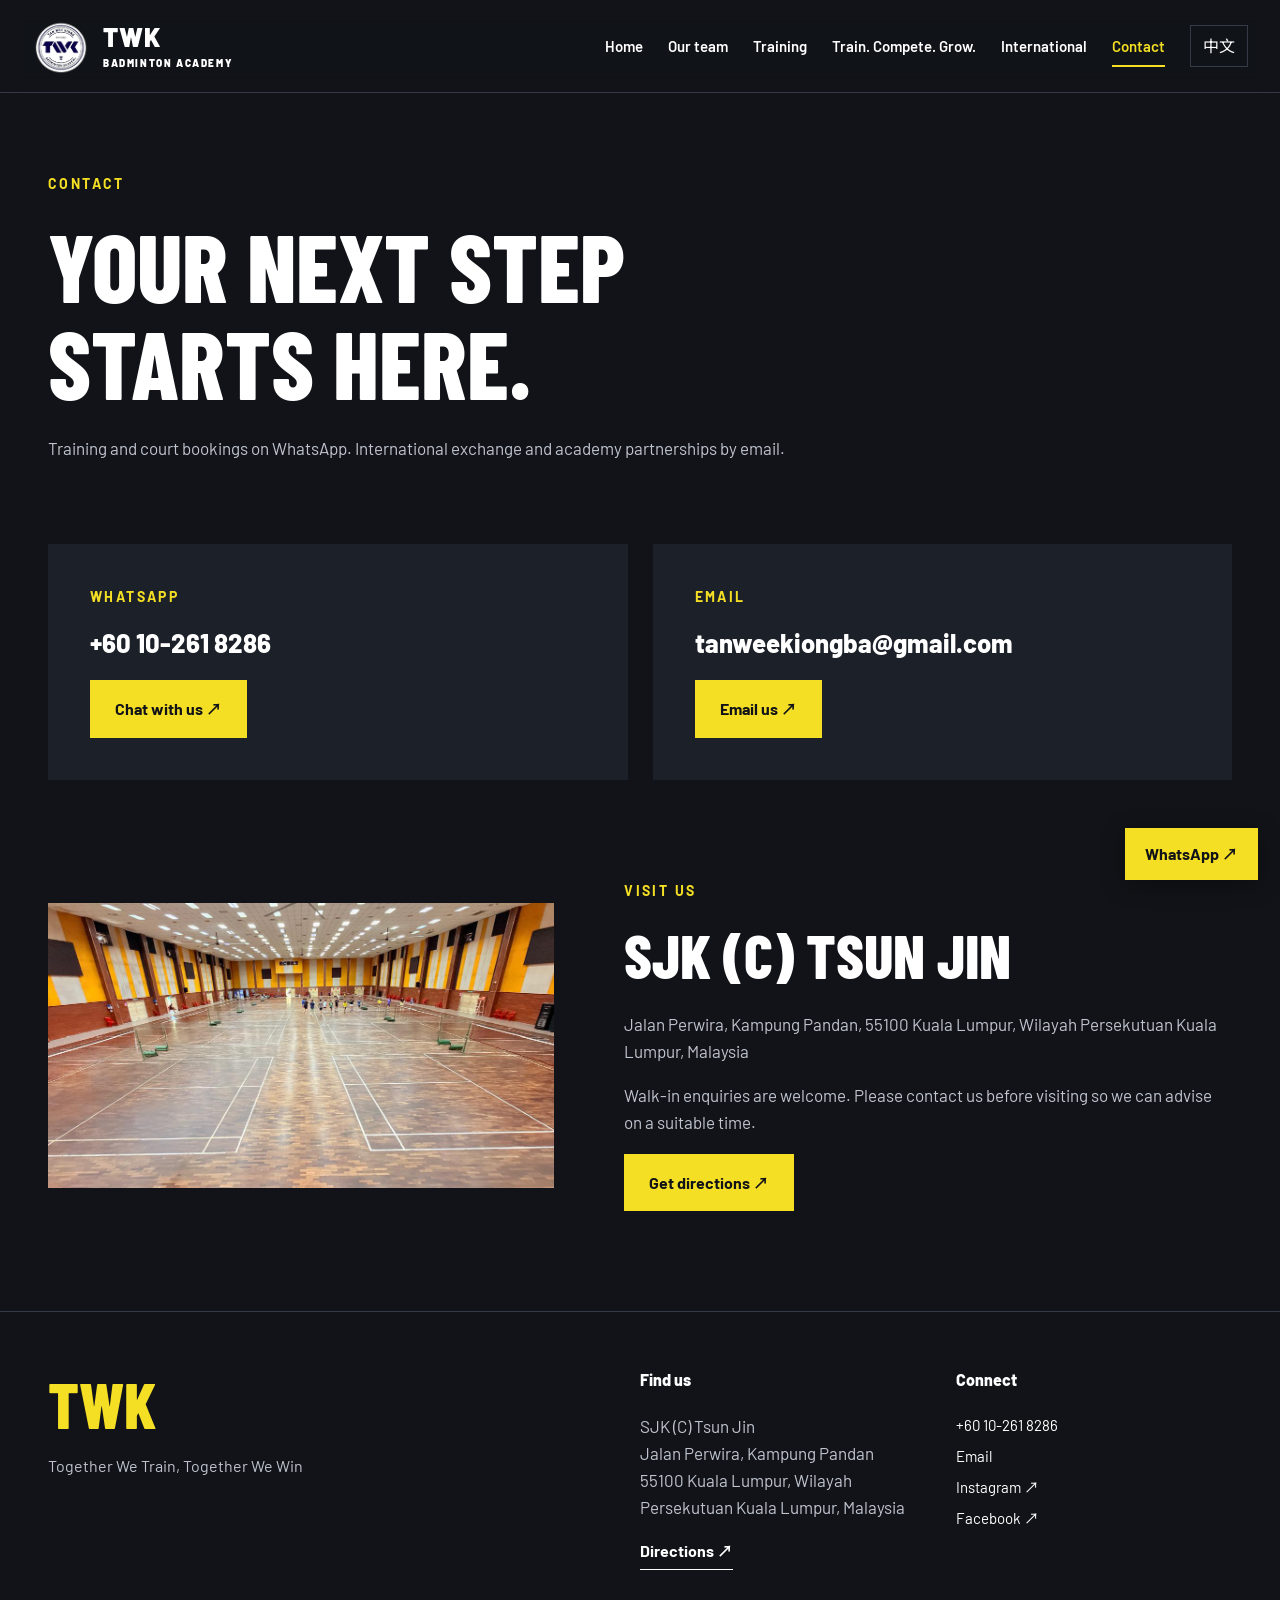
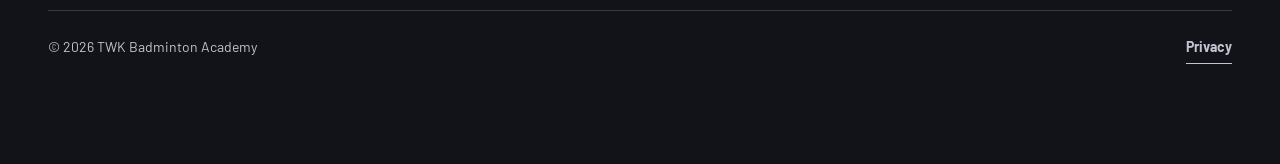
<file: contact.html>
<!doctype html>
<html lang="en">
<head>
<meta charset="utf-8">
<meta name="viewport" content="width=device-width,initial-scale=1">
<meta name="description" content="TWK Badminton Academy in Kuala Lumpur. Training for children, teens and adults, court rental and international badminton exchange.">
<meta name="theme-color" content="#111318">
<title>Contact | TWK Badminton Academy</title>
<link rel="icon" href="logo.png">
<link rel="stylesheet" href="style.css">
<script src="app.js" defer>
</script>
</head>
<body>
<a class="skip" href="#main">Skip to content</a>
<header>
<div class="nav-wrap">
<a class="brand" href="index.html">
<img src="logo.png" alt="TWK logo">
<span>TWK<small>BADMINTON ACADEMY</small>
</span>
</a>
<nav id="main-nav" aria-label="Main navigation">
<a class="nav-link" href="index.html">
<span class="" data-en="Home" data-zh="首页">Home</span>
</a>
<a class="nav-link" href="about.html">
<span class="" data-en="Our team" data-zh="关于与教练">Our team</span>
</a>
<a class="nav-link" href="training.html">
<span class="" data-en="Training" data-zh="训练课程">Training</span>
</a>
<a class="nav-link" href="rental.html">
<span class="" data-en="Train. Compete. Grow." data-zh="训练·比赛·成长">Train. Compete. Grow.</span>
</a>
<a class="nav-link" href="exchange.html">
<span class="" data-en="International" data-zh="国际交流">International</span>
</a>
<a class="nav-link current" href="contact.html">
<span class="" data-en="Contact" data-zh="联系">Contact</span>
</a>
</nav>
<button id="language" class="lang" aria-label="Switch language">中文</button>
<button id="menu-toggle" class="menu-toggle" aria-label="Open menu" aria-expanded="false" aria-controls="main-nav">☰</button>
</div>
</header>
<main id="main">
<section class="page-intro wrap">
<span class="eyebrow">CONTACT</span>
<h1 class="" data-en="YOUR NEXT STEP
STARTS HERE." data-zh="从这里，开始下一步。">YOUR NEXT STEP
STARTS HERE.</h1>
<p class="" data-en="Training and court bookings on WhatsApp. International exchange and academy partnerships by email." data-zh="课程咨询及租场预约请使用 WhatsApp；国际交流与 Academy 合作请通过邮件联系。">Training and court bookings on WhatsApp. International exchange and academy partnerships by email.</p>
</section>
<section class="wrap contact-grid">
<article>
<span class="eyebrow">WHATSAPP</span>
<h3>+60 10-261 8286</h3>
<a class="btn" href="https://wa.me/60102618286" target="_blank" rel="noopener noreferrer">
<span class="" data-en="Chat with us ↗" data-zh="联系我们 ↗">Chat with us ↗</span>
</a>
</article>
<article>
<span class="eyebrow">EMAIL</span>
<h3 class="email">tanweekiongba@gmail.com</h3>
<a class="btn" href="mailto:tanweekiongba@gmail.com">
<span class="" data-en="Email us ↗" data-zh="发送邮件 ↗">Email us ↗</span>
</a>
</article>
</section>
<section class="wrap section split">
<img class="" src="contact-venue.jpg" alt="SJK (C) Tsun Jin badminton hall" loading="lazy">
<div>
<span class="eyebrow">VISIT US</span>
<h2>SJK (C) TSUN JIN</h2>
<p>Jalan Perwira, Kampung Pandan, 55100 Kuala Lumpur, Wilayah Persekutuan Kuala Lumpur, Malaysia</p>
<p class="" data-en="Walk-in enquiries are welcome. Please contact us before visiting so we can advise on a suitable time." data-zh="欢迎到场咨询，建议出发前联系我们，确认合适的到访时间。">Walk-in enquiries are welcome. Please contact us before visiting so we can advise on a suitable time.</p>
<a class="btn" href="https://maps.app.goo.gl/oto1CBTmUbK7EyiP8" target="_blank" rel="noopener noreferrer">
<span class="" data-en="Get directions ↗" data-zh="查看路线 ↗">Get directions ↗</span>
</a>
</div>
</section>
</main>
<footer>
<div class="wrap footer-grid">
<div class="footer-brand">TWK<p class="" data-en="Together We Train, Together We Win" data-zh="一起训练，一起赢">Together We Train, Together We Win</p>
</div>
<div>
<h3 class="" data-en="Find us" data-zh="找到我们">Find us</h3>
<p>SJK (C) Tsun Jin<br>Jalan Perwira, Kampung Pandan<br>55100 Kuala Lumpur, Wilayah Persekutuan Kuala Lumpur, Malaysia</p>
<a class="text-link" href="https://maps.app.goo.gl/oto1CBTmUbK7EyiP8" target="_blank" rel="noopener noreferrer">
<span class="" data-en="Directions ↗" data-zh="地图导航 ↗">Directions ↗</span>
</a>
</div>
<div>
<h3 class="" data-en="Connect" data-zh="联系">Connect</h3>
<a class="footer-link" href="https://wa.me/60102618286" target="_blank" rel="noopener noreferrer">
<span class="" data-en="+60 10-261 8286" data-zh="+60 10-261 8286">+60 10-261 8286</span>
</a>
<a class="footer-link" href="mailto:tanweekiongba@gmail.com">
<span class="" data-en="Email" data-zh="电子邮件">Email</span>
</a>
<a class="footer-link" href="https://www.instagram.com/tanweekiongbadmintonacademy/" target="_blank" rel="noopener noreferrer">
<span class="" data-en="Instagram ↗" data-zh="Instagram ↗">Instagram ↗</span>
</a>
<a class="footer-link" href="https://www.facebook.com/profile.php?id=100083049833303" target="_blank" rel="noopener noreferrer">
<span class="" data-en="Facebook ↗" data-zh="Facebook ↗">Facebook ↗</span>
</a>
</div>
</div>
<div class="wrap footer-bottom">
<span>© 2026 TWK Badminton Academy</span>
<a class="text-link" href="privacy.html">
<span class="" data-en="Privacy" data-zh="隐私说明">Privacy</span>
</a>
</div>
</footer>
<a class="floating-wa" href="https://wa.me/60102618286" target="_blank" rel="noopener noreferrer">
<span class="" data-en="WhatsApp ↗" data-zh="WhatsApp 咨询 ↗">WhatsApp ↗</span>
</a>
</body>
</html>
</file>
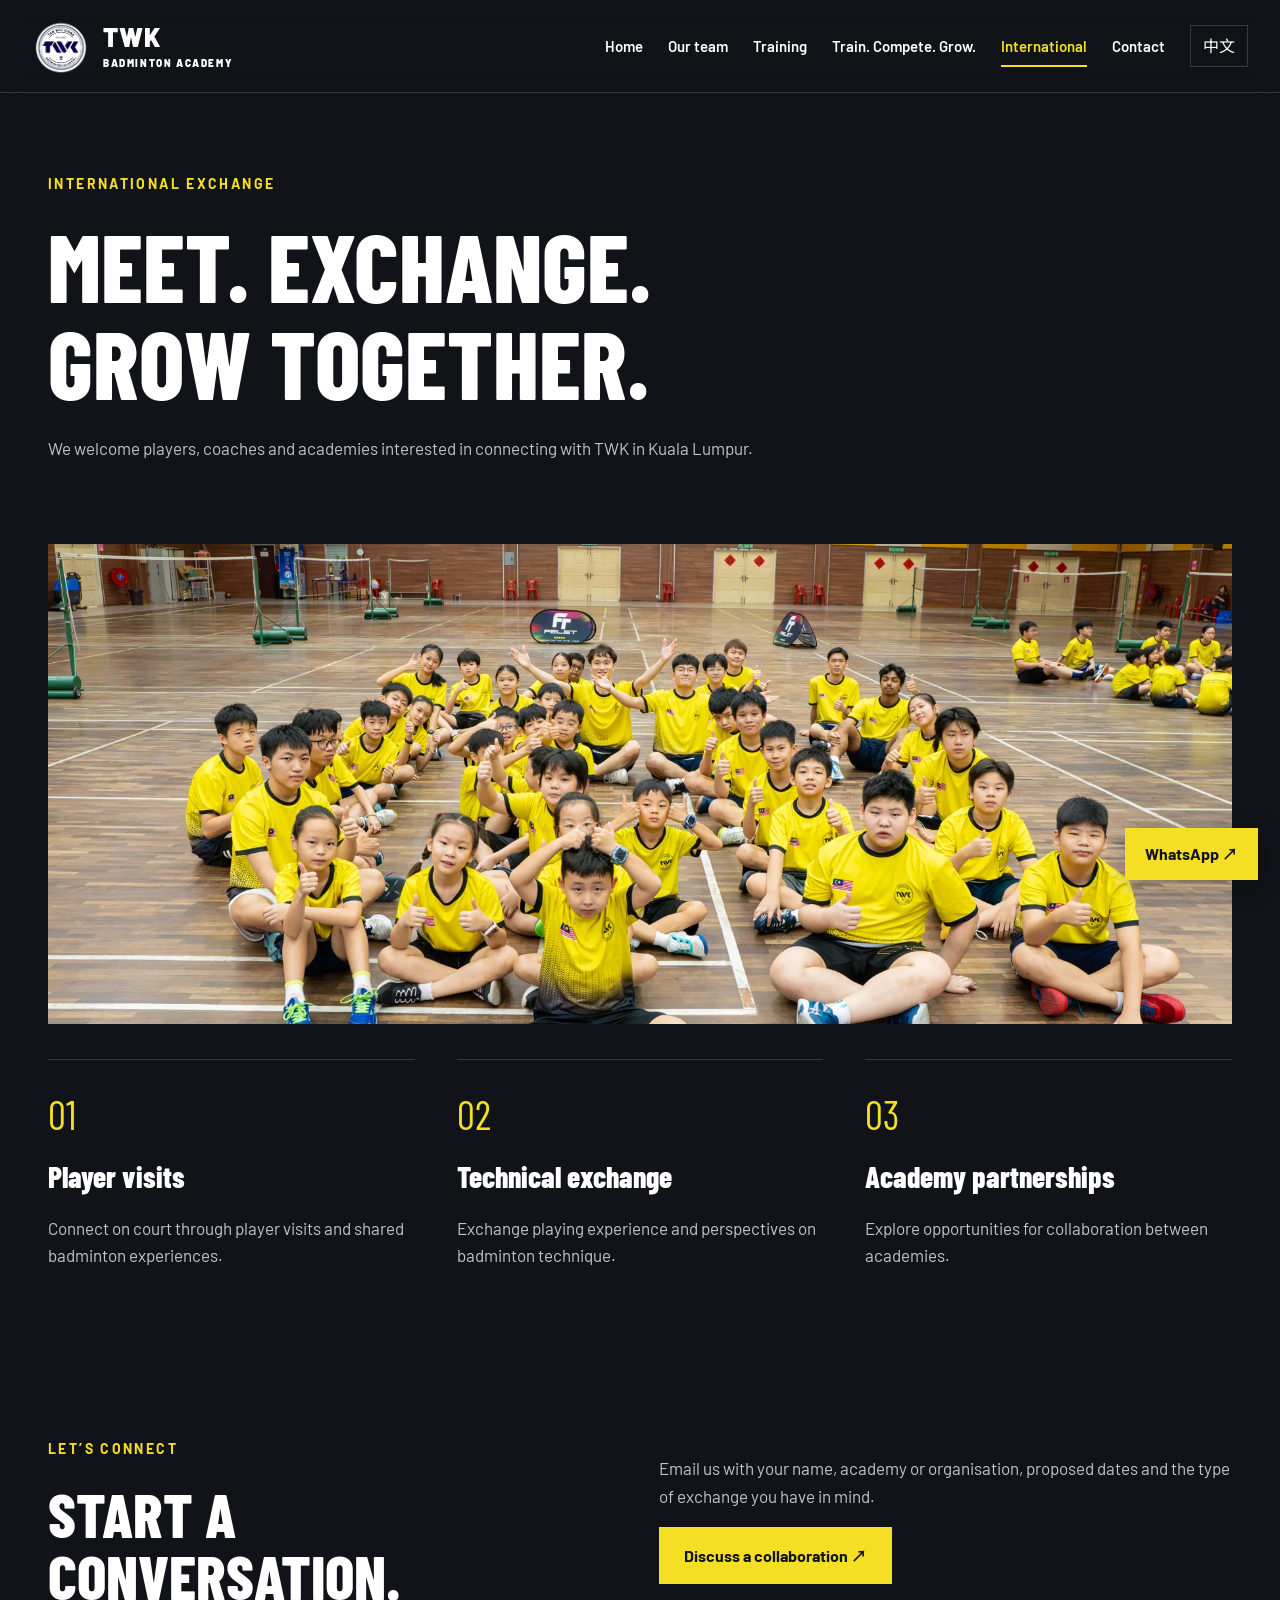
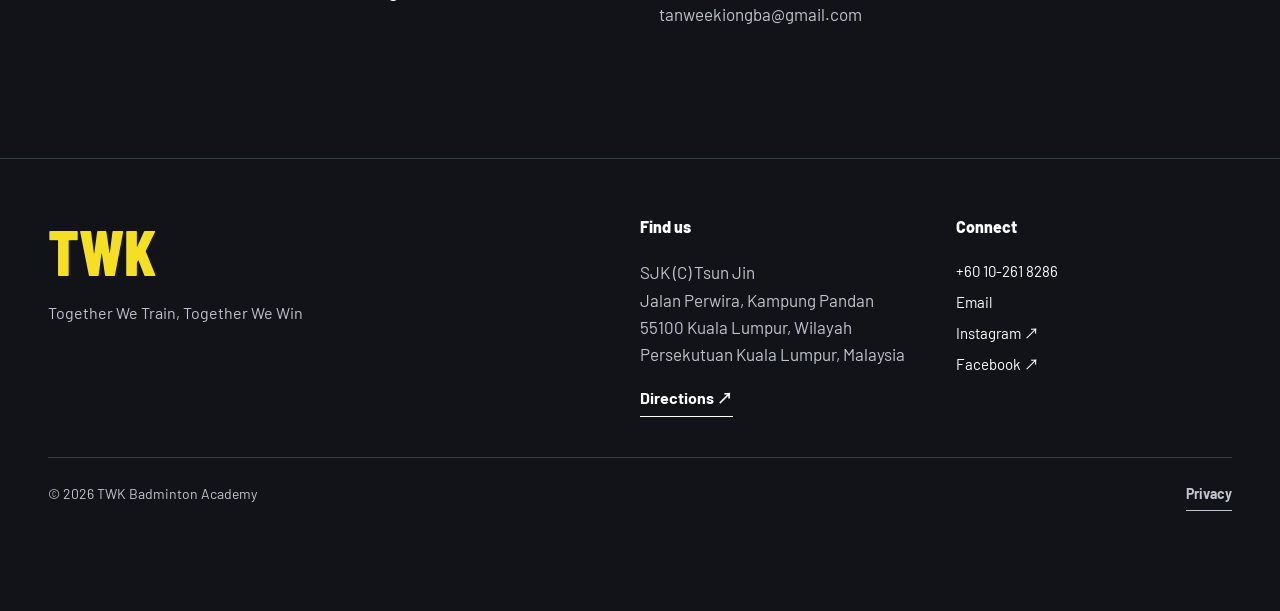
<file: exchange.html>
<!doctype html>
<html lang="en">
<head>
<meta charset="utf-8">
<meta name="viewport" content="width=device-width,initial-scale=1">
<meta name="description" content="TWK Badminton Academy in Kuala Lumpur. Training for children, teens and adults, court rental and international badminton exchange.">
<meta name="theme-color" content="#111318">
<title>International | TWK Badminton Academy</title>
<link rel="icon" href="logo.png">
<link rel="stylesheet" href="style.css">
<script src="app.js" defer>
</script>
</head>
<body>
<a class="skip" href="#main">Skip to content</a>
<header>
<div class="nav-wrap">
<a class="brand" href="index.html">
<img src="logo.png" alt="TWK logo">
<span>TWK<small>BADMINTON ACADEMY</small>
</span>
</a>
<nav id="main-nav" aria-label="Main navigation">
<a class="nav-link" href="index.html">
<span class="" data-en="Home" data-zh="首页">Home</span>
</a>
<a class="nav-link" href="about.html">
<span class="" data-en="Our team" data-zh="关于与教练">Our team</span>
</a>
<a class="nav-link" href="training.html">
<span class="" data-en="Training" data-zh="训练课程">Training</span>
</a>
<a class="nav-link" href="rental.html">
<span class="" data-en="Train. Compete. Grow." data-zh="训练·比赛·成长">Train. Compete. Grow.</span>
</a>
<a class="nav-link current" href="exchange.html">
<span class="" data-en="International" data-zh="国际交流">International</span>
</a>
<a class="nav-link" href="contact.html">
<span class="" data-en="Contact" data-zh="联系">Contact</span>
</a>
</nav>
<button id="language" class="lang" aria-label="Switch language">中文</button>
<button id="menu-toggle" class="menu-toggle" aria-label="Open menu" aria-expanded="false" aria-controls="main-nav">☰</button>
</div>
</header>
<main id="main">
<section class="page-intro wrap">
<span class="eyebrow">INTERNATIONAL EXCHANGE</span>
<h1 class="" data-en="MEET. EXCHANGE.
GROW TOGETHER." data-zh="相聚交流，
共同进步。">MEET. EXCHANGE.
GROW TOGETHER.</h1>
<p class="" data-en="We welcome players, coaches and academies interested in connecting with TWK in Kuala Lumpur." data-zh="欢迎有意与 TWK 在吉隆坡开展交流的球员、教练与 Academy 联系洽谈。">We welcome players, coaches and academies interested in connecting with TWK in Kuala Lumpur.</p>
</section>
<section class="wrap">
<img class="wide-photo" src="team.webp" alt="TWK players together on court" loading="lazy">
<div class="exchange-grid">
<article>
<span class="number">01</span>
<h3 class="" data-en="Player visits" data-zh="球员互访">Player visits</h3>
<p class="" data-en="Connect on court through player visits and shared badminton experiences." data-zh="通过球员到访与互访，在球场上建立联系。">Connect on court through player visits and shared badminton experiences.</p>
</article>
<article>
<span class="number">02</span>
<h3 class="" data-en="Technical exchange" data-zh="球员技术交流">Technical exchange</h3>
<p class="" data-en="Exchange playing experience and perspectives on badminton technique." data-zh="交流打球经验与技术心得，拓展对羽毛球的理解。">Exchange playing experience and perspectives on badminton technique.</p>
</article>
<article>
<span class="number">03</span>
<h3 class="" data-en="Academy partnerships" data-zh="Academy 合作">Academy partnerships</h3>
<p class="" data-en="Explore opportunities for collaboration between academies." data-zh="探讨 Academy 之间的交流与合作机会。">Explore opportunities for collaboration between academies.</p>
</article>
</div>
</section>
<section class="wrap enquiry">
<div>
<div class="section-heading">
<span class="eyebrow">LET’S CONNECT</span>
<h2 class="" data-en="START A
CONVERSATION." data-zh="从一次交流开始。">START A
CONVERSATION.</h2>
</div>
</div>
<div>
<p class="" data-en="Email us with your name, academy or organisation, proposed dates and the type of exchange you have in mind." data-zh="请通过邮件提供姓名、所属 Academy 或机构、意向日期及希望开展的交流内容。">Email us with your name, academy or organisation, proposed dates and the type of exchange you have in mind.</p>
<a class="btn" href="mailto:tanweekiongba@gmail.com">
<span class="" data-en="Discuss a collaboration ↗" data-zh="洽谈合作 ↗">Discuss a collaboration ↗</span>
</a>
<p class="email">tanweekiongba@gmail.com</p>
</div>
</section>
</main>
<footer>
<div class="wrap footer-grid">
<div class="footer-brand">TWK<p class="" data-en="Together We Train, Together We Win" data-zh="一起训练，一起赢">Together We Train, Together We Win</p>
</div>
<div>
<h3 class="" data-en="Find us" data-zh="找到我们">Find us</h3>
<p>SJK (C) Tsun Jin<br>Jalan Perwira, Kampung Pandan<br>55100 Kuala Lumpur, Wilayah Persekutuan Kuala Lumpur, Malaysia</p>
<a class="text-link" href="https://maps.app.goo.gl/oto1CBTmUbK7EyiP8" target="_blank" rel="noopener noreferrer">
<span class="" data-en="Directions ↗" data-zh="地图导航 ↗">Directions ↗</span>
</a>
</div>
<div>
<h3 class="" data-en="Connect" data-zh="联系">Connect</h3>
<a class="footer-link" href="https://wa.me/60102618286" target="_blank" rel="noopener noreferrer">
<span class="" data-en="+60 10-261 8286" data-zh="+60 10-261 8286">+60 10-261 8286</span>
</a>
<a class="footer-link" href="mailto:tanweekiongba@gmail.com">
<span class="" data-en="Email" data-zh="电子邮件">Email</span>
</a>
<a class="footer-link" href="https://www.instagram.com/tanweekiongbadmintonacademy/" target="_blank" rel="noopener noreferrer">
<span class="" data-en="Instagram ↗" data-zh="Instagram ↗">Instagram ↗</span>
</a>
<a class="footer-link" href="https://www.facebook.com/profile.php?id=100083049833303" target="_blank" rel="noopener noreferrer">
<span class="" data-en="Facebook ↗" data-zh="Facebook ↗">Facebook ↗</span>
</a>
</div>
</div>
<div class="wrap footer-bottom">
<span>© 2026 TWK Badminton Academy</span>
<a class="text-link" href="privacy.html">
<span class="" data-en="Privacy" data-zh="隐私说明">Privacy</span>
</a>
</div>
</footer>
<a class="floating-wa" href="https://wa.me/60102618286" target="_blank" rel="noopener noreferrer">
<span class="" data-en="WhatsApp ↗" data-zh="WhatsApp 咨询 ↗">WhatsApp ↗</span>
</a>
</body>
</html>
</file>
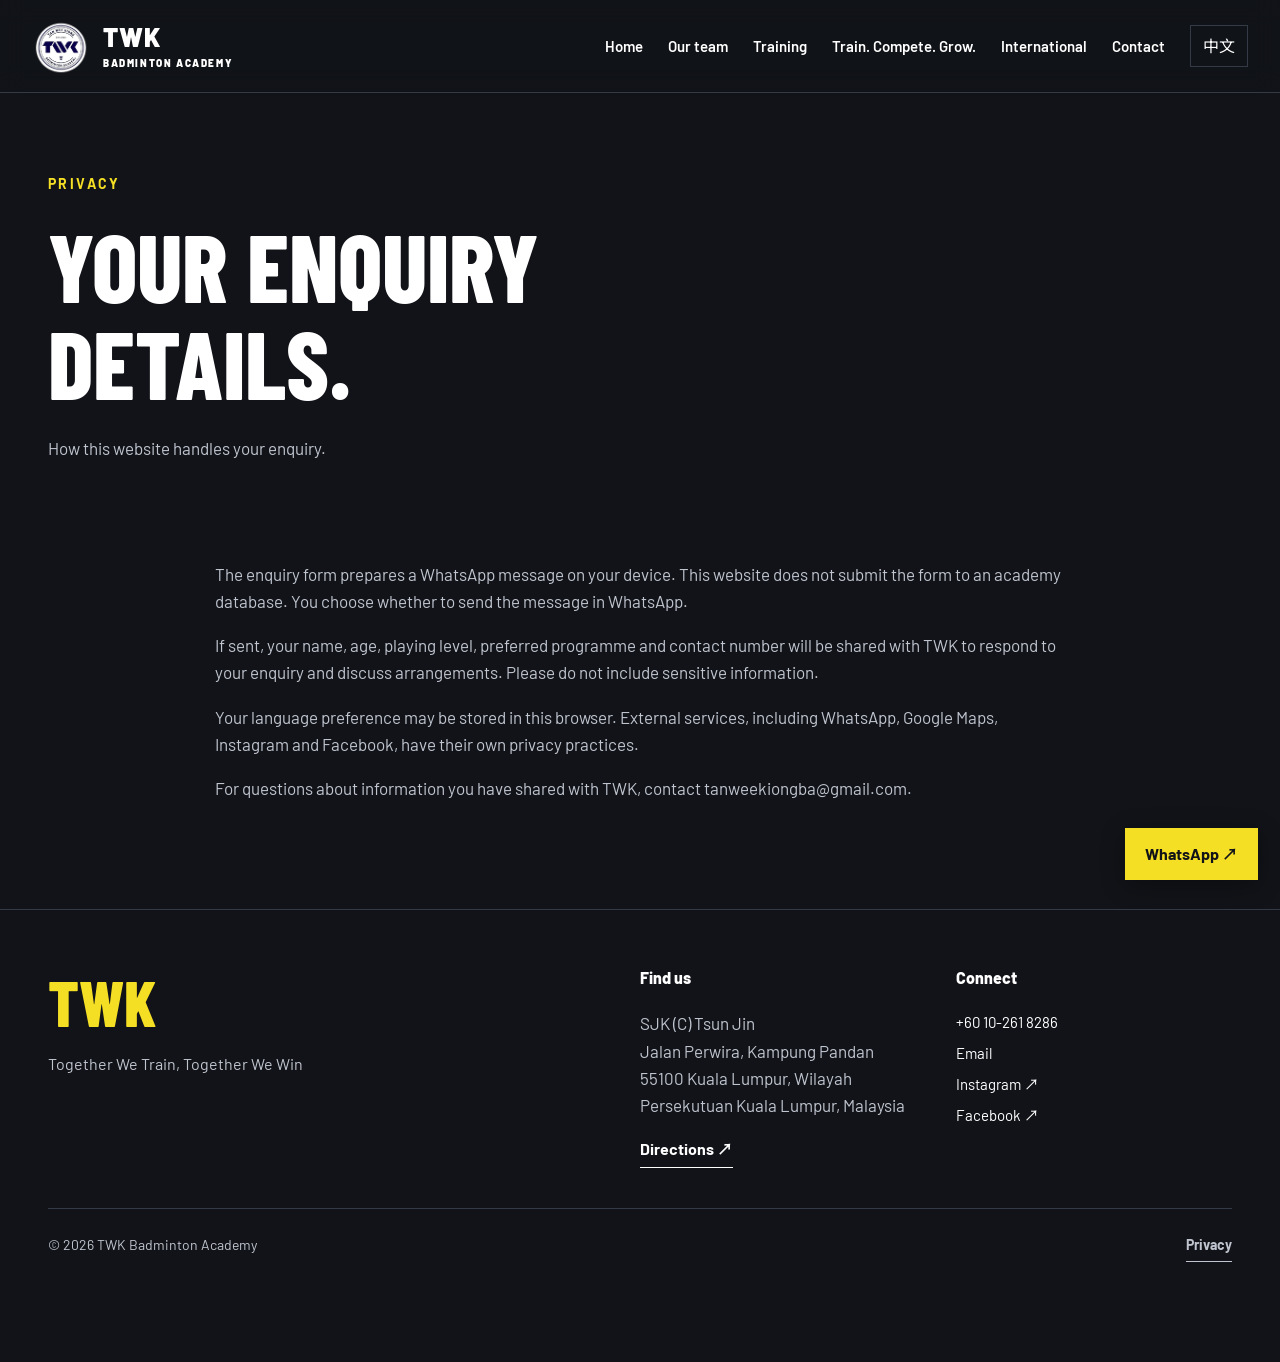
<file: privacy.html>
<!doctype html>
<html lang="en">
<head>
<meta charset="utf-8">
<meta name="viewport" content="width=device-width,initial-scale=1">
<meta name="description" content="TWK Badminton Academy in Kuala Lumpur. Training for children, teens and adults, court rental and international badminton exchange.">
<meta name="theme-color" content="#111318">
<title>Privacy | TWK Badminton Academy</title>
<link rel="icon" href="logo.png">
<link rel="stylesheet" href="style.css">
<script src="app.js" defer>
</script>
</head>
<body>
<a class="skip" href="#main">Skip to content</a>
<header>
<div class="nav-wrap">
<a class="brand" href="index.html">
<img src="logo.png" alt="TWK logo">
<span>TWK<small>BADMINTON ACADEMY</small>
</span>
</a>
<nav id="main-nav" aria-label="Main navigation">
<a class="nav-link" href="index.html">
<span class="" data-en="Home" data-zh="首页">Home</span>
</a>
<a class="nav-link" href="about.html">
<span class="" data-en="Our team" data-zh="关于与教练">Our team</span>
</a>
<a class="nav-link" href="training.html">
<span class="" data-en="Training" data-zh="训练课程">Training</span>
</a>
<a class="nav-link" href="rental.html">
<span class="" data-en="Train. Compete. Grow." data-zh="训练·比赛·成长">Train. Compete. Grow.</span>
</a>
<a class="nav-link" href="exchange.html">
<span class="" data-en="International" data-zh="国际交流">International</span>
</a>
<a class="nav-link" href="contact.html">
<span class="" data-en="Contact" data-zh="联系">Contact</span>
</a>
</nav>
<button id="language" class="lang" aria-label="Switch language">中文</button>
<button id="menu-toggle" class="menu-toggle" aria-label="Open menu" aria-expanded="false" aria-controls="main-nav">☰</button>
</div>
</header>
<main id="main">
<section class="page-intro wrap">
<span class="eyebrow">PRIVACY</span>
<h1 class="" data-en="YOUR ENQUIRY
DETAILS." data-zh="你的咨询资料。">YOUR ENQUIRY
DETAILS.</h1>
<p class="" data-en="How this website handles your enquiry." data-zh="本网站如何处理咨询资料。">How this website handles your enquiry.</p>
</section>
<section class="wrap privacy">
<p class="" data-en="The enquiry form prepares a WhatsApp message on your device. This website does not submit the form to an academy database. You choose whether to send the message in WhatsApp." data-zh="咨询表格会在你的设备上整理 WhatsApp 消息，不会将表格提交至 Academy 数据库。你可以在 WhatsApp 中决定是否发送。">The enquiry form prepares a WhatsApp message on your device. This website does not submit the form to an academy database. You choose whether to send the message in WhatsApp.</p>
<p class="" data-en="If sent, your name, age, playing level, preferred programme and contact number will be shared with TWK to respond to your enquiry and discuss arrangements. Please do not include sensitive information." data-zh="发送后，你的姓名、年龄、羽毛球水平、意向课程及联系电话将提供给 TWK，用于回复咨询及沟通安排。请勿填写敏感信息。">If sent, your name, age, playing level, preferred programme and contact number will be shared with TWK to respond to your enquiry and discuss arrangements. Please do not include sensitive information.</p>
<p class="" data-en="Your language preference may be stored in this browser. External services, including WhatsApp, Google Maps, Instagram and Facebook, have their own privacy practices." data-zh="浏览器可能保存你的语言偏好。WhatsApp、Google Maps、Instagram 及 Facebook 等外部服务有各自的隐私规则。">Your language preference may be stored in this browser. External services, including WhatsApp, Google Maps, Instagram and Facebook, have their own privacy practices.</p>
<p class="" data-en="For questions about information you have shared with TWK, contact tanweekiongba@gmail.com." data-zh="如对已提供给 TWK 的资料有疑问，请联系 tanweekiongba@gmail.com。">For questions about information you have shared with TWK, contact tanweekiongba@gmail.com.</p>
</section>
</main>
<footer>
<div class="wrap footer-grid">
<div class="footer-brand">TWK<p class="" data-en="Together We Train, Together We Win" data-zh="一起训练，一起赢">Together We Train, Together We Win</p>
</div>
<div>
<h3 class="" data-en="Find us" data-zh="找到我们">Find us</h3>
<p>SJK (C) Tsun Jin<br>Jalan Perwira, Kampung Pandan<br>55100 Kuala Lumpur, Wilayah Persekutuan Kuala Lumpur, Malaysia</p>
<a class="text-link" href="https://maps.app.goo.gl/oto1CBTmUbK7EyiP8" target="_blank" rel="noopener noreferrer">
<span class="" data-en="Directions ↗" data-zh="地图导航 ↗">Directions ↗</span>
</a>
</div>
<div>
<h3 class="" data-en="Connect" data-zh="联系">Connect</h3>
<a class="footer-link" href="https://wa.me/60102618286" target="_blank" rel="noopener noreferrer">
<span class="" data-en="+60 10-261 8286" data-zh="+60 10-261 8286">+60 10-261 8286</span>
</a>
<a class="footer-link" href="mailto:tanweekiongba@gmail.com">
<span class="" data-en="Email" data-zh="电子邮件">Email</span>
</a>
<a class="footer-link" href="https://www.instagram.com/tanweekiongbadmintonacademy/" target="_blank" rel="noopener noreferrer">
<span class="" data-en="Instagram ↗" data-zh="Instagram ↗">Instagram ↗</span>
</a>
<a class="footer-link" href="https://www.facebook.com/profile.php?id=100083049833303" target="_blank" rel="noopener noreferrer">
<span class="" data-en="Facebook ↗" data-zh="Facebook ↗">Facebook ↗</span>
</a>
</div>
</div>
<div class="wrap footer-bottom">
<span>© 2026 TWK Badminton Academy</span>
<a class="text-link" href="privacy.html">
<span class="" data-en="Privacy" data-zh="隐私说明">Privacy</span>
</a>
</div>
</footer>
<a class="floating-wa" href="https://wa.me/60102618286" target="_blank" rel="noopener noreferrer">
<span class="" data-en="WhatsApp ↗" data-zh="WhatsApp 咨询 ↗">WhatsApp ↗</span>
</a>
</body>
</html>
</file>
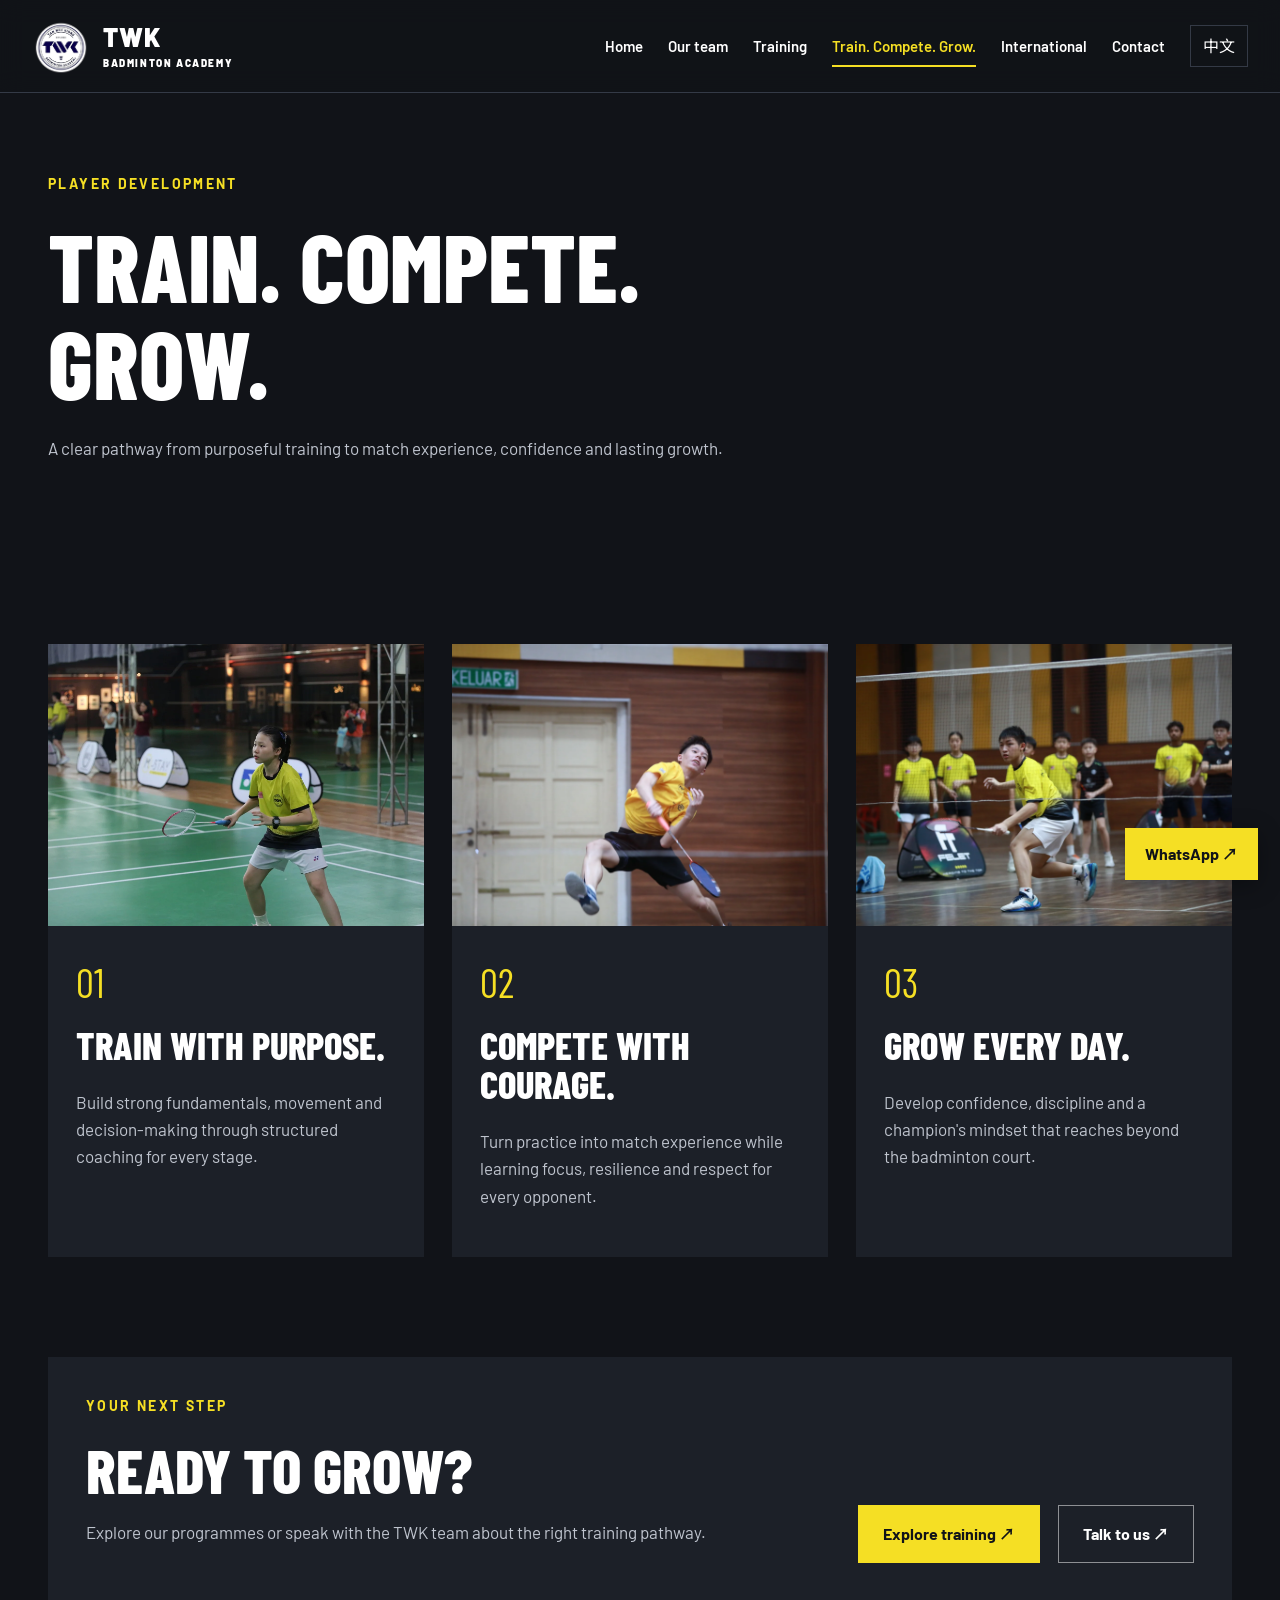
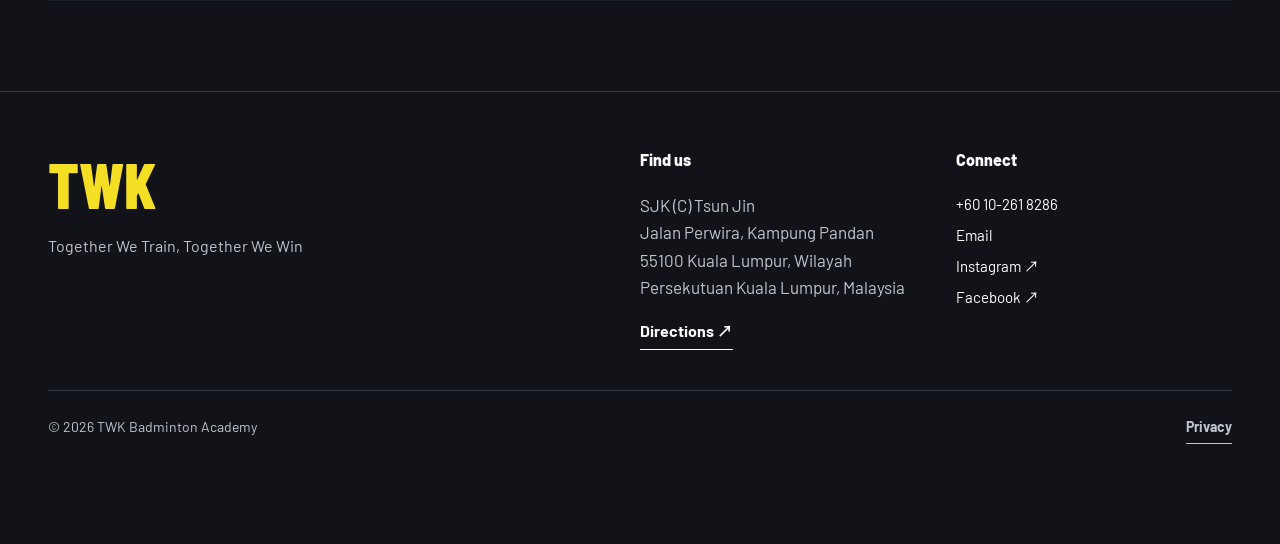
<file: rental.html>
<!doctype html>
<html lang="en">
<head>
<meta charset="utf-8">
<meta name="viewport" content="width=device-width,initial-scale=1">
<meta name="description" content="Train, compete and grow at TWK Badminton Academy through purposeful coaching, match experience and player development.">
<meta name="theme-color" content="#111318">
<title>Train. Compete. Grow. | TWK Badminton Academy</title>
<link rel="icon" href="logo.png">
<link rel="stylesheet" href="style.css">
<script src="app.js" defer>
</script>
</head>
<body>
<a class="skip" href="#main">Skip to content</a>
<header>
<div class="nav-wrap">
<a class="brand" href="index.html">
<img src="logo.png" alt="TWK logo">
<span>TWK<small>BADMINTON ACADEMY</small>
</span>
</a>
<nav id="main-nav" aria-label="Main navigation">
<a class="nav-link" href="index.html">
<span class="" data-en="Home" data-zh="首页">Home</span>
</a>
<a class="nav-link" href="about.html">
<span class="" data-en="Our team" data-zh="关于与教练">Our team</span>
</a>
<a class="nav-link" href="training.html">
<span class="" data-en="Training" data-zh="训练课程">Training</span>
</a>
<a class="nav-link current" href="rental.html">
<span class="" data-en="Train. Compete. Grow." data-zh="训练·比赛·成长">Train. Compete. Grow.</span>
</a>
<a class="nav-link" href="exchange.html">
<span class="" data-en="International" data-zh="国际交流">International</span>
</a>
<a class="nav-link" href="contact.html">
<span class="" data-en="Contact" data-zh="联系">Contact</span>
</a>
</nav>
<button id="language" class="lang" aria-label="Switch language">中文</button>
<button id="menu-toggle" class="menu-toggle" aria-label="Open menu" aria-expanded="false" aria-controls="main-nav">☰</button>
</div>
</header>
<main id="main">
<section class="page-intro wrap">
<span class="eyebrow">PLAYER DEVELOPMENT</span>
<h1 class="" data-en="TRAIN. COMPETE.
GROW." data-zh="训练、比赛、成长。">TRAIN. COMPETE.
GROW.</h1>
<p class="" data-en="A clear pathway from purposeful training to match experience, confidence and lasting growth." data-zh="从有目标的训练，到比赛经验、信心与持续成长，建立清晰的球员发展路径。">A clear pathway from purposeful training to match experience, confidence and lasting growth.</p>
</section>
<section class="wrap section journey-grid">
<article>
<img src="hero6.webp" alt="TWK student training on court" loading="lazy">
<span class="number">01</span>
<h2 class="" data-en="TRAIN WITH PURPOSE." data-zh="有目标地训练。">TRAIN WITH PURPOSE.</h2>
<p class="" data-en="Build strong fundamentals, movement and decision-making through structured coaching for every stage." data-zh="通过适合不同阶段的系统训练，建立扎实基础、移动能力与判断力。">Build strong fundamentals, movement and decision-making through structured coaching for every stage.</p>
</article>
<article>
<img src="hero12.webp" alt="Young badminton player competing" loading="lazy">
<span class="number">02</span>
<h2 class="" data-en="COMPETE WITH COURAGE." data-zh="勇敢地比赛。">COMPETE WITH COURAGE.</h2>
<p class="" data-en="Turn practice into match experience while learning focus, resilience and respect for every opponent." data-zh="把训练转化为比赛经验，在实战中学习专注、韧性与尊重对手。">Turn practice into match experience while learning focus, resilience and respect for every opponent.</p>
</article>
<article>
<img src="hero14.webp" alt="TWK student growing through competition" loading="lazy">
<span class="number">03</span>
<h2 class="" data-en="GROW EVERY DAY." data-zh="每天持续成长。">GROW EVERY DAY.</h2>
<p class="" data-en="Develop confidence, discipline and a champion's mindset that reaches beyond the badminton court." data-zh="培养信心、纪律与冠军心态，让成长延伸到球场之外。">Develop confidence, discipline and a champion's mindset that reaches beyond the badminton court.</p>
</article>
</section>
<section class="wrap address-panel journey-cta">
<div>
<span class="eyebrow">YOUR NEXT STEP</span>
<h2 class="" data-en="READY TO GROW?" data-zh="准备好成长了吗？">READY TO GROW?</h2>
<p class="" data-en="Explore our programmes or speak with the TWK team about the right training pathway." data-zh="了解训练课程，或与 TWK 团队沟通适合你的训练路径。">Explore our programmes or speak with the TWK team about the right training pathway.</p>
</div>
<div class="actions">
<a class="btn" href="training.html"><span data-en="Explore training ↗" data-zh="了解训练课程 ↗">Explore training ↗</span></a>
<a class="btn outline" href="https://wa.me/60102618286" target="_blank" rel="noopener noreferrer"><span data-en="Talk to us ↗" data-zh="联系我们 ↗">Talk to us ↗</span></a>
</div>
</section>
</main>
<footer>
<div class="wrap footer-grid">
<div class="footer-brand">TWK<p class="" data-en="Together We Train, Together We Win" data-zh="一起训练，一起赢">Together We Train, Together We Win</p>
</div>
<div>
<h3 class="" data-en="Find us" data-zh="找到我们">Find us</h3>
<p>SJK (C) Tsun Jin<br>Jalan Perwira, Kampung Pandan<br>55100 Kuala Lumpur, Wilayah Persekutuan Kuala Lumpur, Malaysia</p>
<a class="text-link" href="https://maps.app.goo.gl/oto1CBTmUbK7EyiP8" target="_blank" rel="noopener noreferrer">
<span class="" data-en="Directions ↗" data-zh="地图导航 ↗">Directions ↗</span>
</a>
</div>
<div>
<h3 class="" data-en="Connect" data-zh="联系">Connect</h3>
<a class="footer-link" href="https://wa.me/60102618286" target="_blank" rel="noopener noreferrer">
<span class="" data-en="+60 10-261 8286" data-zh="+60 10-261 8286">+60 10-261 8286</span>
</a>
<a class="footer-link" href="mailto:tanweekiongba@gmail.com">
<span class="" data-en="Email" data-zh="电子邮件">Email</span>
</a>
<a class="footer-link" href="https://www.instagram.com/tanweekiongbadmintonacademy/" target="_blank" rel="noopener noreferrer">
<span class="" data-en="Instagram ↗" data-zh="Instagram ↗">Instagram ↗</span>
</a>
<a class="footer-link" href="https://www.facebook.com/profile.php?id=100083049833303" target="_blank" rel="noopener noreferrer">
<span class="" data-en="Facebook ↗" data-zh="Facebook ↗">Facebook ↗</span>
</a>
</div>
</div>
<div class="wrap footer-bottom">
<span>© 2026 TWK Badminton Academy</span>
<a class="text-link" href="privacy.html">
<span class="" data-en="Privacy" data-zh="隐私说明">Privacy</span>
</a>
</div>
</footer>
<a class="floating-wa" href="https://wa.me/60102618286" target="_blank" rel="noopener noreferrer">
<span class="" data-en="WhatsApp ↗" data-zh="WhatsApp 咨询 ↗">WhatsApp ↗</span>
</a>
</body>
</html>
</file>
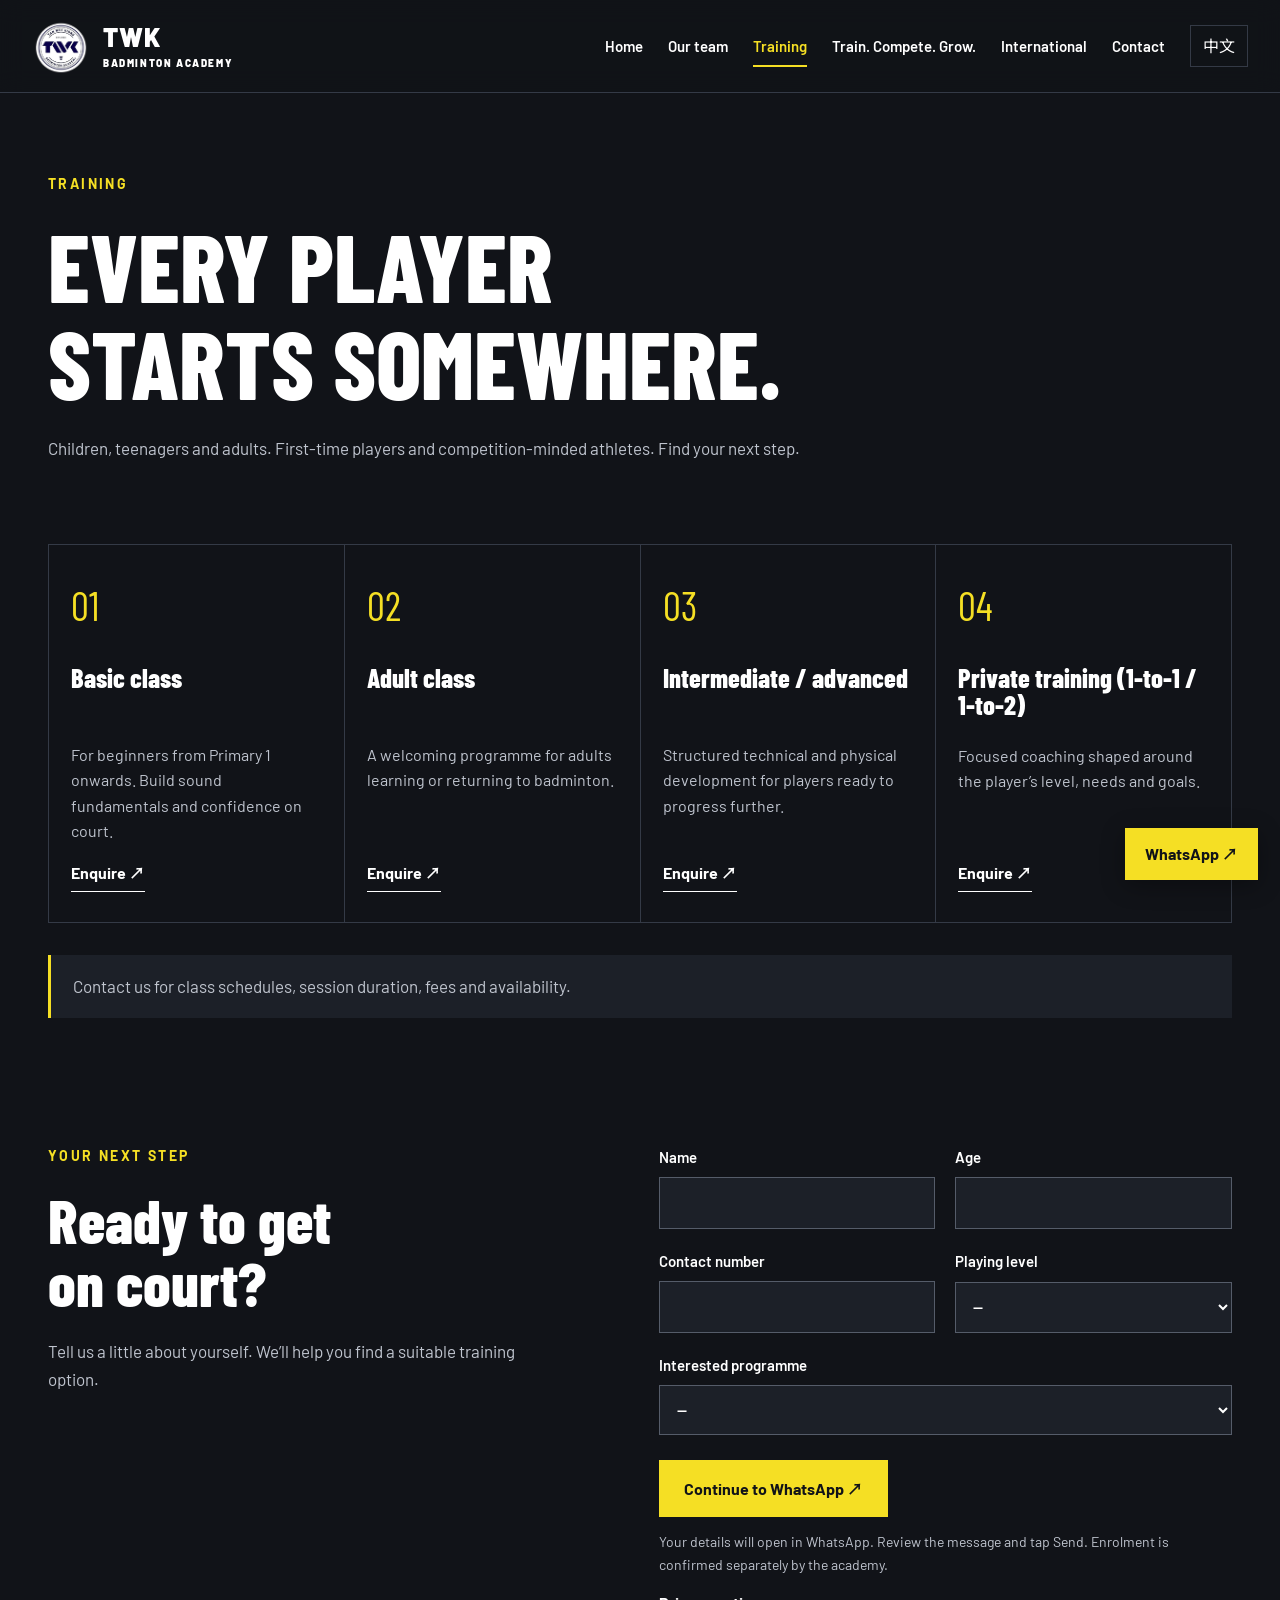
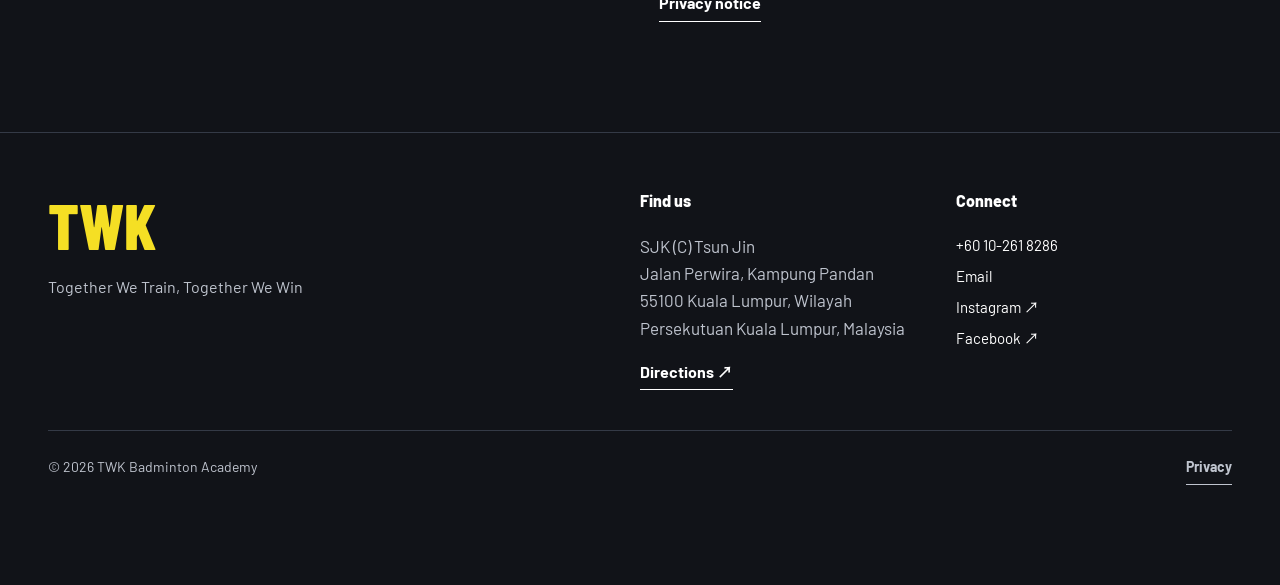
<file: training.html>
<!doctype html>
<html lang="en">
<head>
<meta charset="utf-8">
<meta name="viewport" content="width=device-width,initial-scale=1">
<meta name="description" content="TWK Badminton Academy in Kuala Lumpur. Training for children, teens and adults, court rental and international badminton exchange.">
<meta name="theme-color" content="#111318">
<title>Training | TWK Badminton Academy</title>
<link rel="icon" href="logo.png">
<link rel="stylesheet" href="style.css">
<script src="app.js" defer>
</script>
</head>
<body>
<a class="skip" href="#main">Skip to content</a>
<header>
<div class="nav-wrap">
<a class="brand" href="index.html">
<img src="logo.png" alt="TWK logo">
<span>TWK<small>BADMINTON ACADEMY</small>
</span>
</a>
<nav id="main-nav" aria-label="Main navigation">
<a class="nav-link" href="index.html">
<span class="" data-en="Home" data-zh="首页">Home</span>
</a>
<a class="nav-link" href="about.html">
<span class="" data-en="Our team" data-zh="关于与教练">Our team</span>
</a>
<a class="nav-link current" href="training.html">
<span class="" data-en="Training" data-zh="训练课程">Training</span>
</a>
<a class="nav-link" href="rental.html">
<span class="" data-en="Train. Compete. Grow." data-zh="训练·比赛·成长">Train. Compete. Grow.</span>
</a>
<a class="nav-link" href="exchange.html">
<span class="" data-en="International" data-zh="国际交流">International</span>
</a>
<a class="nav-link" href="contact.html">
<span class="" data-en="Contact" data-zh="联系">Contact</span>
</a>
</nav>
<button id="language" class="lang" aria-label="Switch language">中文</button>
<button id="menu-toggle" class="menu-toggle" aria-label="Open menu" aria-expanded="false" aria-controls="main-nav">☰</button>
</div>
</header>
<main id="main">
<section class="page-intro wrap">
<span class="eyebrow">TRAINING</span>
<h1 class="" data-en="EVERY PLAYER
STARTS SOMEWHERE." data-zh="每个人都有起点。">EVERY PLAYER
STARTS SOMEWHERE.</h1>
<p class="" data-en="Children, teenagers and adults. First-time players and competition-minded athletes. Find your next step." data-zh="儿童、青少年与成人，从初学入门到竞技提升，找到适合自己的下一步。">Children, teenagers and adults. First-time players and competition-minded athletes. Find your next step.</p>
</section>
<section class="wrap">
<div class="course-grid">
<a class="course" href="training.html#enquiry">
<span class="number">01</span>
<h3 class="" data-en="Basic class" data-zh="基础班">Basic class</h3>
<p class="" data-en="For beginners from Primary 1 onwards. Build sound fundamentals and confidence on court." data-zh="适合小学一年级起的初学者，建立正确基本功与上场信心。">For beginners from Primary 1 onwards. Build sound fundamentals and confidence on court.</p>
<span class="text-link" data-en="Enquire ↗" data-zh="咨询 ↗">Enquire ↗</span>
</a>
<a class="course" href="training.html#enquiry">
<span class="number">02</span>
<h3 class="" data-en="Adult class" data-zh="成人班">Adult class</h3>
<p class="" data-en="A welcoming programme for adults learning or returning to badminton." data-zh="适合初学或重新投入羽毛球运动的成人。">A welcoming programme for adults learning or returning to badminton.</p>
<span class="text-link" data-en="Enquire ↗" data-zh="咨询 ↗">Enquire ↗</span>
</a>
<a class="course" href="training.html#enquiry">
<span class="number">03</span>
<h3 class="" data-en="Intermediate / advanced" data-zh="中级／高级班">Intermediate / advanced</h3>
<p class="" data-en="Structured technical and physical development for players ready to progress further." data-zh="为已有基础、希望进一步提升技术与体能的学员提供系统训练。">Structured technical and physical development for players ready to progress further.</p>
<span class="text-link" data-en="Enquire ↗" data-zh="咨询 ↗">Enquire ↗</span>
</a>
<a class="course" href="training.html#enquiry">
<span class="number">04</span>
<h3 class="" data-en="Private training (1-to-1 / 1-to-2)" data-zh="私人训练（1 对 1／1 对 2）">Private training (1-to-1 / 1-to-2)</h3>
<p class="" data-en="Focused coaching shaped around the player’s level, needs and goals." data-zh="根据学员的水平、需要及目标，提供针对性私人训练。">Focused coaching shaped around the player’s level, needs and goals.</p>
<span class="text-link" data-en="Enquire ↗" data-zh="咨询 ↗">Enquire ↗</span>
</a>
</div>
<p class="notice" data-en="Contact us for class schedules, session duration, fees and availability." data-zh="课程时间、每堂时长、费用及名额，请联系查询。">Contact us for class schedules, session duration, fees and availability.</p>
</section>
<section id="enquiry" class="enquiry wrap">
<div>
<span class="eyebrow">YOUR NEXT STEP</span>
<h2 class="" data-en="Ready to get
on court?" data-zh="准备好上场了吗？">Ready to get
on court?</h2>
<p class="" data-en="Tell us a little about yourself. We’ll help you find a suitable training option." data-zh="告诉我们你的情况，我们会协助你了解适合的训练选择。">Tell us a little about yourself. We’ll help you find a suitable training option.</p>
</div>
<form id="enquiry-form">
<div class="form-grid">
<label>
<span class="" data-en="Name" data-zh="姓名">Name</span>
<input name="name" type="text" required maxlength="100"  autocomplete="name">
</label>
<label>
<span class="" data-en="Age" data-zh="年龄">Age</span>
<input name="age" type="number" required maxlength="100" min="1" max="100">
</label>
<label>
<span class="" data-en="Contact number" data-zh="联系电话">Contact number</span>
<input name="phone" type="tel" required maxlength="100"  autocomplete="tel">
</label>
<label>
<span class="" data-en="Playing level" data-zh="羽毛球水平">Playing level</span>
<select name="level" required>
<option value="">—</option>
<option value="Beginner" data-en="Beginner" data-zh="初学者">Beginner</option>
<option value="Some experience" data-en="Some experience" data-zh="已有基础">Some experience</option>
<option value="Competitive player" data-en="Competitive player" data-zh="比赛球员">Competitive player</option>
</select>
</label>
<label class="full">
<span class="" data-en="Interested programme" data-zh="意向课程">Interested programme</span>
<select name="course" required>
<option value="">—</option>
<option value="Basic class" data-en="Basic class" data-zh="基础班">Basic class</option>
<option value="Adult class" data-en="Adult class" data-zh="成人班">Adult class</option>
<option value="Intermediate / advanced" data-en="Intermediate / advanced" data-zh="中级／高级班">Intermediate / advanced</option>
<option value="Private training (1-to-1 / 1-to-2)" data-en="Private training (1-to-1 / 1-to-2)" data-zh="私人训练（1 对 1／1 对 2）">Private training (1-to-1 / 1-to-2)</option>
</select>
</label>
</div>
<button class="btn" type="submit">
<span class="" data-en="Continue to WhatsApp ↗" data-zh="前往 WhatsApp ↗">Continue to WhatsApp ↗</span>
</button>
<p class="small" data-en="Your details will open in WhatsApp. Review the message and tap Send. Enrolment is confirmed separately by the academy." data-zh="资料会带入 WhatsApp，请检查并点击发送。报名安排由 Academy 另行确认。">Your details will open in WhatsApp. Review the message and tap Send. Enrolment is confirmed separately by the academy.</p>
<a class="text-link" href="privacy.html">
<span class="" data-en="Privacy notice" data-zh="隐私说明">Privacy notice</span>
</a>
</form>
</section>
</main>
<footer>
<div class="wrap footer-grid">
<div class="footer-brand">TWK<p class="" data-en="Together We Train, Together We Win" data-zh="一起训练，一起赢">Together We Train, Together We Win</p>
</div>
<div>
<h3 class="" data-en="Find us" data-zh="找到我们">Find us</h3>
<p>SJK (C) Tsun Jin<br>Jalan Perwira, Kampung Pandan<br>55100 Kuala Lumpur, Wilayah Persekutuan Kuala Lumpur, Malaysia</p>
<a class="text-link" href="https://maps.app.goo.gl/oto1CBTmUbK7EyiP8" target="_blank" rel="noopener noreferrer">
<span class="" data-en="Directions ↗" data-zh="地图导航 ↗">Directions ↗</span>
</a>
</div>
<div>
<h3 class="" data-en="Connect" data-zh="联系">Connect</h3>
<a class="footer-link" href="https://wa.me/60102618286" target="_blank" rel="noopener noreferrer">
<span class="" data-en="+60 10-261 8286" data-zh="+60 10-261 8286">+60 10-261 8286</span>
</a>
<a class="footer-link" href="mailto:tanweekiongba@gmail.com">
<span class="" data-en="Email" data-zh="电子邮件">Email</span>
</a>
<a class="footer-link" href="https://www.instagram.com/tanweekiongbadmintonacademy/" target="_blank" rel="noopener noreferrer">
<span class="" data-en="Instagram ↗" data-zh="Instagram ↗">Instagram ↗</span>
</a>
<a class="footer-link" href="https://www.facebook.com/profile.php?id=100083049833303" target="_blank" rel="noopener noreferrer">
<span class="" data-en="Facebook ↗" data-zh="Facebook ↗">Facebook ↗</span>
</a>
</div>
</div>
<div class="wrap footer-bottom">
<span>© 2026 TWK Badminton Academy</span>
<a class="text-link" href="privacy.html">
<span class="" data-en="Privacy" data-zh="隐私说明">Privacy</span>
</a>
</div>
</footer>
<a class="floating-wa" href="https://wa.me/60102618286" target="_blank" rel="noopener noreferrer">
<span class="" data-en="WhatsApp ↗" data-zh="WhatsApp 咨询 ↗">WhatsApp ↗</span>
</a>
</body>
</html>
</file>
<file: style.css>
@import url('https://fonts.googleapis.com/css2?family=Barlow+Condensed:wght@600;700;800;900&family=Barlow:wght@400;500;600;700&family=Noto+Sans+SC:wght@400;600;800;900&display=swap');
:root{--navy:#080e28;--panel:#111a37;--yellow:#f5df24;--white:#f7f8fc;--muted:#aeb6cb;--line:#ffffff23;color-scheme:dark;font-size:16px}*{box-sizing:border-box}html{scroll-behavior:smooth;scroll-padding-top:100px}body{margin:0;background:var(--navy);color:var(--white);font-family:Barlow,'Noto Sans SC',Arial,sans-serif;line-height:1.6}a{color:inherit;text-decoration:none}button,input,select{font:inherit}button,a,input,select{-webkit-tap-highlight-color:transparent}a:focus-visible,button:focus-visible,input:focus-visible,select:focus-visible{outline:3px solid var(--yellow);outline-offset:5px}button{cursor:pointer}img{display:block;max-width:100%;object-fit:cover}p{color:var(--muted);font-size:1.0625rem;max-width:65ch}h1,h2,h3{line-height:1.02;margin:0 0 24px;font-family:'Barlow Condensed','Noto Sans SC',Impact,sans-serif;font-weight:800;white-space:pre-line}h1{font-size:clamp(3.5rem,7.4vw,7rem)}h2{font-size:clamp(2.6rem,4.8vw,4.8rem)}h3{font-size:1.85rem}html[lang=zh-Hans] h1{font-size:clamp(2.7rem,6vw,5.5rem);line-height:1.2}html[lang=zh-Hans] h2{font-size:clamp(2.2rem,4vw,3.8rem);line-height:1.2}html[lang=zh-Hans] h3{line-height:1.3;font-size:1.5rem}.wrap{width:min(1240px,calc(100% - 96px));margin-inline:auto}.section{padding-block:100px}.eyebrow{font-size:.875rem;letter-spacing:.17em;font-weight:700;color:var(--yellow);display:block;margin-bottom:22px}.section-heading{margin-bottom:40px}.btn{display:inline-flex;align-items:center;justify-content:center;background:var(--yellow);color:var(--navy);border:1px solid var(--yellow);padding:15px 24px;font-weight:700;font-size:1rem;transition:background .2s,transform .2s;min-height:52px}.btn:hover{background:white;border-color:white;transform:translateY(-2px)}.btn.outline{background:transparent;color:white;border-color:#ffffff80}.btn.outline:hover{background:#ffffff18}.actions{display:flex;gap:18px;flex-wrap:wrap;margin-top:30px}.text-link{font-weight:700;border-bottom:1px solid currentColor;padding-bottom:5px;display:inline-block}.text-link:hover{color:var(--yellow)}header{position:sticky;top:0;z-index:20;background:#080e28f7;border-bottom:1px solid var(--line);backdrop-filter:blur(12px)}.nav-wrap{width:min(1392px,calc(100% - 64px));height:92px;margin:auto;display:flex;align-items:center;gap:25px}.brand{display:flex;align-items:center;gap:12px;margin-right:auto}.brand img{width:59px;height:59px;object-fit:contain}.brand>span{font-weight:900;line-height:1.1;font-size:1.6rem;letter-spacing:.03em}.brand small{display:block;font-size:.625rem;letter-spacing:.16em;margin-top:6px}nav{display:flex;gap:25px;align-items:center}.nav-link{font-size:.9375rem;font-weight:600;position:relative;padding:9px 0}.nav-link.current{color:var(--yellow)}.nav-link.current:after{content:'';height:2px;background:var(--yellow);position:absolute;bottom:0;left:0;right:0}.lang,.menu-toggle{border:1px solid var(--line);background:none;color:white;min-height:42px;padding:7px 12px}.menu-toggle{display:none;font-size:1.3rem}.skip{position:absolute;top:-100px;background:var(--yellow);color:var(--navy);padding:14px;z-index:50}.skip:focus{top:0}.hero{height:min(790px,calc(100svh - 92px));min-height:660px;position:relative;overflow:hidden}.slides,.hero-shade{position:absolute;inset:0}.slide{position:absolute;width:100%;height:100%;object-fit:contain;object-position:right center;opacity:0;transition:opacity 1s;background:#020409}.slide.active{opacity:1}.hero-shade{background:linear-gradient(90deg,#080e28 0%,#080e28ed 22%,#080e2890 45%,transparent 70%),linear-gradient(0deg,#080e28cc,transparent 30%)}.hero-content{position:relative;padding-top:70px;z-index:2;pointer-events:none}.hero-content .actions{pointer-events:auto}.hero h1{font-size:clamp(4rem,6.7vw,6.5rem);line-height:.96;max-width:720px;letter-spacing:-.015em}.hero h1 em{font-style:normal;color:var(--yellow)}.hero-content p{max-width:430px;color:#d3d9e6}.hero-bottom{position:absolute;bottom:26px;left:0;right:0;display:flex;justify-content:space-between;align-items:center;z-index:3}.hero-rental{font-weight:600;border-bottom:1px solid #fff6}.carousel-controls{display:flex;align-items:center;gap:18px;font-size:.875rem}.carousel-controls button{border:1px solid #ffffff50;background:#080e2880;color:white;width:42px;height:42px}.ticker{background:var(--yellow);color:var(--navy);display:flex;justify-content:space-between;padding:19px max(48px,calc((100vw - 1240px)/2));font-weight:800;font-size:1rem;letter-spacing:.08em;gap:24px}.ticker span:last-child{font-size:.875rem}.course-grid{display:grid;grid-template-columns:repeat(5,1fr);border-top:1px solid var(--line);border-left:1px solid var(--line)}.course{padding:28px 22px 30px;border-right:1px solid var(--line);border-bottom:1px solid var(--line);display:flex;flex-direction:column;transition:background .2s}.course:hover{background:var(--panel)}.number{font-family:'Barlow Condensed',sans-serif;font-size:2.5rem;color:var(--yellow);display:block;margin-bottom:28px}.course h3{font-size:1.65rem;min-height:2em}.course p{font-size:1rem;margin-top:0}.course .text-link{margin-top:auto;align-self:flex-start}.founder{display:grid;grid-template-columns:1fr 1fr;gap:80px;align-items:center}.founder>img{width:100%;max-height:680px;object-position:center 28%;aspect-ratio:4/5}.founder h3{color:var(--yellow);font-size:2.2rem}.court-feature{position:relative;min-height:510px;background:#040b1c}.court-feature>img{position:absolute;inset:0;width:100%;height:100%;opacity:.47}.court-feature:after{content:'';position:absolute;inset:0;background:linear-gradient(90deg,#080e28e0,transparent)}.court-overlay{position:relative;z-index:1;padding-block:75px}.court-overlay p{color:white}.exchange-grid{display:grid;grid-template-columns:repeat(3,1fr);gap:42px;margin:35px 0 42px}.exchange-grid article{border-top:1px solid var(--line);padding-top:22px}.exchange-grid .number{margin-bottom:15px}.social{display:grid;grid-template-columns:1.2fr 1fr;background:var(--panel);gap:60px;align-items:center}.social>img{height:100%;min-height:460px;width:100%}.social>div{padding:40px 40px 40px 0}.enquiry{padding-block:110px;display:grid;grid-template-columns:1fr 1.1fr;gap:90px}.form-grid{display:grid;grid-template-columns:1fr 1fr;gap:20px;margin-bottom:25px}label{font-weight:600;font-size:.9375rem;display:grid;gap:8px}.full{grid-column:1/-1}input,select{width:100%;min-width:0;background:#111a37;border:1px solid #ffffff40;color:white;padding:13px;border-radius:0;min-height:50px}option{background:#111a37}.small{font-size:.875rem;line-height:1.6}.page-intro{padding-block:80px 65px}.page-intro h1{max-width:1000px}.page-intro p{max-width:760px}.achievement{border-top:1px solid var(--line);display:flex;gap:26px;padding:20px 0;align-items:center}.achievement strong{font-family:'Barlow Condensed',sans-serif;font-size:2rem;color:var(--yellow)}details{margin-top:20px;font-size:.875rem;color:var(--muted)}summary{cursor:pointer}details a{text-decoration:underline}.coach-grid{display:grid;grid-template-columns:repeat(3,1fr);gap:28px}.coach-grid img{width:100%;aspect-ratio:3/4;object-position:top}.coach-grid article>div{padding:28px 0}.coach-grid .eyebrow{margin-bottom:12px}.notice{border-left:3px solid var(--yellow);padding:18px 22px;background:var(--panel);margin-top:32px;max-width:none}.rental-photo img{width:100%;max-height:610px;object-fit:contain}.split{display:grid;grid-template-columns:1fr 1.2fr;gap:70px;align-items:center}.split>img{width:100%}.rates{overflow-x:auto}table{width:100%;border-collapse:collapse;font-size:1rem;line-height:1.5}caption{text-align:left;font-weight:700;margin-bottom:15px}th{text-align:left;color:var(--muted);font-size:.875rem;font-weight:600}td,th{padding:20px 14px;border-bottom:1px solid var(--line)}td:last-child{color:var(--yellow);font-weight:700;white-space:nowrap}.address-panel{background:var(--panel);padding:38px;margin-bottom:90px}.wide-photo{width:100%;max-height:480px;object-position:center 43%}.email{overflow-wrap:anywhere}.contact-grid{display:grid;grid-template-columns:1fr 1fr;gap:25px}.contact-grid article{background:var(--panel);padding:42px}.contact-grid h3{font-family:Barlow,sans-serif;font-size:clamp(1.15rem,2vw,1.65rem)}.privacy{padding-bottom:90px;max-width:850px}.privacy p{max-width:none}footer{border-top:1px solid var(--line);padding:60px 0 100px}.footer-grid{display:grid;grid-template-columns:2fr 1fr 1fr;gap:40px}.footer-brand{font-family:'Barlow Condensed',sans-serif;color:var(--yellow);font-size:4rem;font-weight:800;line-height:1}.footer-brand p{font:400 1rem Barlow,'Noto Sans SC',sans-serif;color:var(--muted);margin-top:20px}.footer-grid h3{font-family:Barlow,'Noto Sans SC',sans-serif;font-size:1rem}.footer-link{display:block;margin-bottom:7px;font-size:.9375rem}.footer-bottom{border-top:1px solid var(--line);margin-top:40px;padding-top:25px;display:flex;justify-content:space-between;color:var(--muted);font-size:.875rem}.floating-wa{position:fixed;bottom:20px;right:22px;background:var(--yellow);color:var(--navy);padding:13px 20px;font-weight:700;z-index:25;box-shadow:0 5px 24px #0005}
@media(min-width:1500px){.hero-content{padding-top:95px}}@media(max-width:1150px){nav{gap:15px}.brand small{display:none}.nav-wrap{gap:18px}.wrap{width:calc(100% - 64px)}.course-grid{grid-template-columns:repeat(3,1fr)}.founder{gap:45px}.enquiry{gap:45px}.hero h1{font-size:6rem}.social{gap:35px}}@media(max-width:900px){nav{display:none;position:absolute;top:76px;left:0;right:0;background:var(--navy);padding:20px 32px;border-bottom:1px solid var(--line);flex-direction:column;align-items:stretch;gap:6px}nav.open{display:flex}.menu-toggle{display:block}.nav-wrap{height:76px}.brand small{display:block}.hero{height:750px;min-height:650px}.hero-content{padding-top:55px}.hero h1{font-size:5.5rem}.hero-shade{background:linear-gradient(90deg,#080e28e0,#080e2850),linear-gradient(0deg,#080e28,transparent 65%)}.slide{object-position:center right}.ticker span:last-child{display:none}.founder,.enquiry,.split{gap:35px}.social{grid-template-columns:1fr 1fr}.social>div{padding-right:25px}.social h2{font-size:2.7rem}.exchange-grid{gap:25px}.coach-grid{gap:16px}.course-grid{grid-template-columns:repeat(2,1fr)}.contact-grid article{padding:28px}}
@media(max-width:600px){.wrap{width:calc(100% - 40px)}.nav-wrap{width:calc(100% - 32px);gap:12px}.brand img{width:47px;height:47px}.brand>span{font-size:1.3rem}.brand small{font-size:.5rem}.lang{margin-left:auto}.hero{height:820px;min-height:0;max-height:none}.slide{height:53%;top:0;object-fit:contain;object-position:center top}.hero-shade{background:linear-gradient(0deg,var(--navy) 0%,var(--navy) 45%,transparent 78%)}.hero-content{padding-top:300px}.hero h1{font-size:3.8rem;line-height:.97;margin-bottom:18px}.hero-content .eyebrow{font-size:.75rem;margin-bottom:14px}.hero-content p{font-size:1rem;margin:0;max-width:34ch}.hero .actions{gap:10px;margin-top:22px}.hero .btn{font-size:.875rem;padding:12px 15px;min-height:46px}.hero-bottom{bottom:22px}.carousel-controls{gap:9px}.carousel-controls button{width:35px;height:35px}.hero-rental{font-size:.875rem}.ticker{padding:16px 20px;font-size:.875rem}.section{padding-block:65px}.section-heading{margin-bottom:28px}h1{font-size:3.5rem}h2{font-size:3rem}.course-grid{grid-template-columns:1fr}.course{padding:23px;display:grid;grid-template-columns:45px 1fr;column-gap:15px}.course .number{grid-row:1/4;margin:0;font-size:2rem}.course h3{min-height:0;margin-bottom:12px}.course .text-link{justify-self:start}.founder,.social,.enquiry,.split{grid-template-columns:1fr}.founder{gap:30px}.founder>img{max-height:530px}.court-feature{min-height:460px}.court-overlay{padding-block:55px}.exchange-grid{grid-template-columns:1fr;gap:15px}.exchange-grid .number{float:left;margin:0 22px 40px 0}.exchange-grid p{margin-top:0}.exchange-grid h3{margin-bottom:12px}.social{gap:0}.social>img{min-height:0;height:auto}.social>div{padding:30px}.enquiry{padding-block:65px;gap:25px}.form-grid{gap:15px}.page-intro{padding-block:52px 40px}.coach-grid{grid-template-columns:1fr}.coach-grid img{max-height:650px;object-fit:cover}.coach-grid article>div{padding:25px 0}.rates td,.rates th{padding:16px 8px;font-size:.875rem}.rates td:first-child{width:38%}.address-panel{padding:25px;margin-bottom:60px}.contact-grid{grid-template-columns:1fr}.footer-grid{grid-template-columns:1fr 1fr;gap:35px}.footer-brand{grid-column:1/-1}.footer-bottom{gap:20px;font-size:.75rem}.floating-wa{bottom:14px;right:14px;padding:11px 16px;font-size:.875rem}html[lang=zh-Hans] .hero h1{font-size:3.1rem;line-height:1.3}html[lang=zh-Hans] .hero{height:760px}html[lang=zh-Hans] .hero-content{padding-top:315px}}
@media(prefers-reduced-motion:reduce){html{scroll-behavior:auto}*,*:before,*:after{transition:none!important;animation:none!important}}
/* Keep the contact shortcut clear of first-screen navigation. */
@media(max-width:600px){.floating-wa{right:12px;bottom:12px;font-size:.8125rem;padding:9px 13px}.hero .actions{padding-right:0}.hero{height:860px}.hero-bottom{bottom:20px}.hero .btn.outline{margin-bottom:20px}}

/* Academy profile palette: royal blue #004AAD with soft blue #89AEF4. */
:root{--navy:#111318;--panel:#1c2028;--blue-soft:#343a46;--white:#ffffff;--muted:#bfc4ce;--line:#343a46}
header{background:#111318f2}
.slide{background:#08090b}
.hero-shade{background:linear-gradient(90deg,#111318 0%,#111318f0 22%,#11131899 45%,transparent 70%),linear-gradient(0deg,#111318e0,transparent 30%)}
.hero-content p{color:#d9dce2}
.carousel-controls button{border-color:#626977b3;background:#111318b3}
.court-feature{background:#08090b}
.court-feature:after{background:linear-gradient(90deg,#111318eb,transparent)}
.player-heading{display:grid;grid-template-columns:1.15fr 1fr;gap:60px;align-items:end}.player-heading p{margin:0 0 24px}.player-carousel{background:#020409;margin-bottom:36px;overflow:hidden}.player-slides{position:relative;aspect-ratio:16/9}.player-slide{position:absolute;inset:0;width:100%;height:100%;object-fit:contain;opacity:0;transition:opacity .8s;background:#020409}.player-slide.active{opacity:1}.player-carousel-controls{display:flex;align-items:center;justify-content:flex-end;gap:16px;padding:14px 18px;background:var(--panel);font-size:.875rem}.player-carousel-controls button{border:1px solid #ffffff50;background:transparent;color:white;width:42px;height:42px}.player-carousel-controls button:hover{border-color:var(--yellow);color:var(--yellow)}
@media(max-width:900px){.player-heading{grid-template-columns:1fr;gap:0}}
@media(max-width:600px){.player-heading p{margin-bottom:0}.player-slides{aspect-ratio:4/3}.player-carousel-controls{gap:10px}.player-carousel-controls button{width:38px;height:38px}}
.journey-grid{display:grid;grid-template-columns:repeat(3,1fr);gap:28px}.journey-grid article{background:var(--panel);padding-bottom:30px}.journey-grid img{width:100%;aspect-ratio:4/3;object-fit:cover}.journey-grid .number,.journey-grid h2,.journey-grid p{margin-left:28px;margin-right:28px}.journey-grid .number{margin-top:24px;margin-bottom:12px}.journey-grid h2{font-size:clamp(2rem,3vw,3.4rem)}.journey-cta{display:flex;justify-content:space-between;align-items:flex-end;gap:40px}.journey-cta h2{margin-bottom:0}.journey-cta .actions{flex-shrink:0}
@media(max-width:900px){.journey-grid{grid-template-columns:1fr}.journey-grid img{aspect-ratio:16/9}.journey-cta{display:block}}
input,select{background:#1c2028;border-color:#555c69}
option{background:#1c2028}
.course-grid{grid-template-columns:repeat(4,1fr)}
.coach-grid{grid-template-columns:repeat(2,1fr);gap:46px 32px}
.coach-grid article{background:#1c2028;border:1px solid var(--line)}
.coach-grid article>div{padding:28px}
.coach-facts{margin:0;padding-left:1.2rem;color:var(--muted);font-size:1rem}
.coach-facts li{margin:.55rem 0}
@media(max-width:1150px){.course-grid{grid-template-columns:repeat(2,1fr)}}
@media(max-width:900px){.hero-shade{background:linear-gradient(90deg,#111318eb,#11131866),linear-gradient(0deg,#111318,transparent 65%)}}
@media(max-width:600px){.course-grid,.coach-grid{grid-template-columns:1fr}}
</file>
